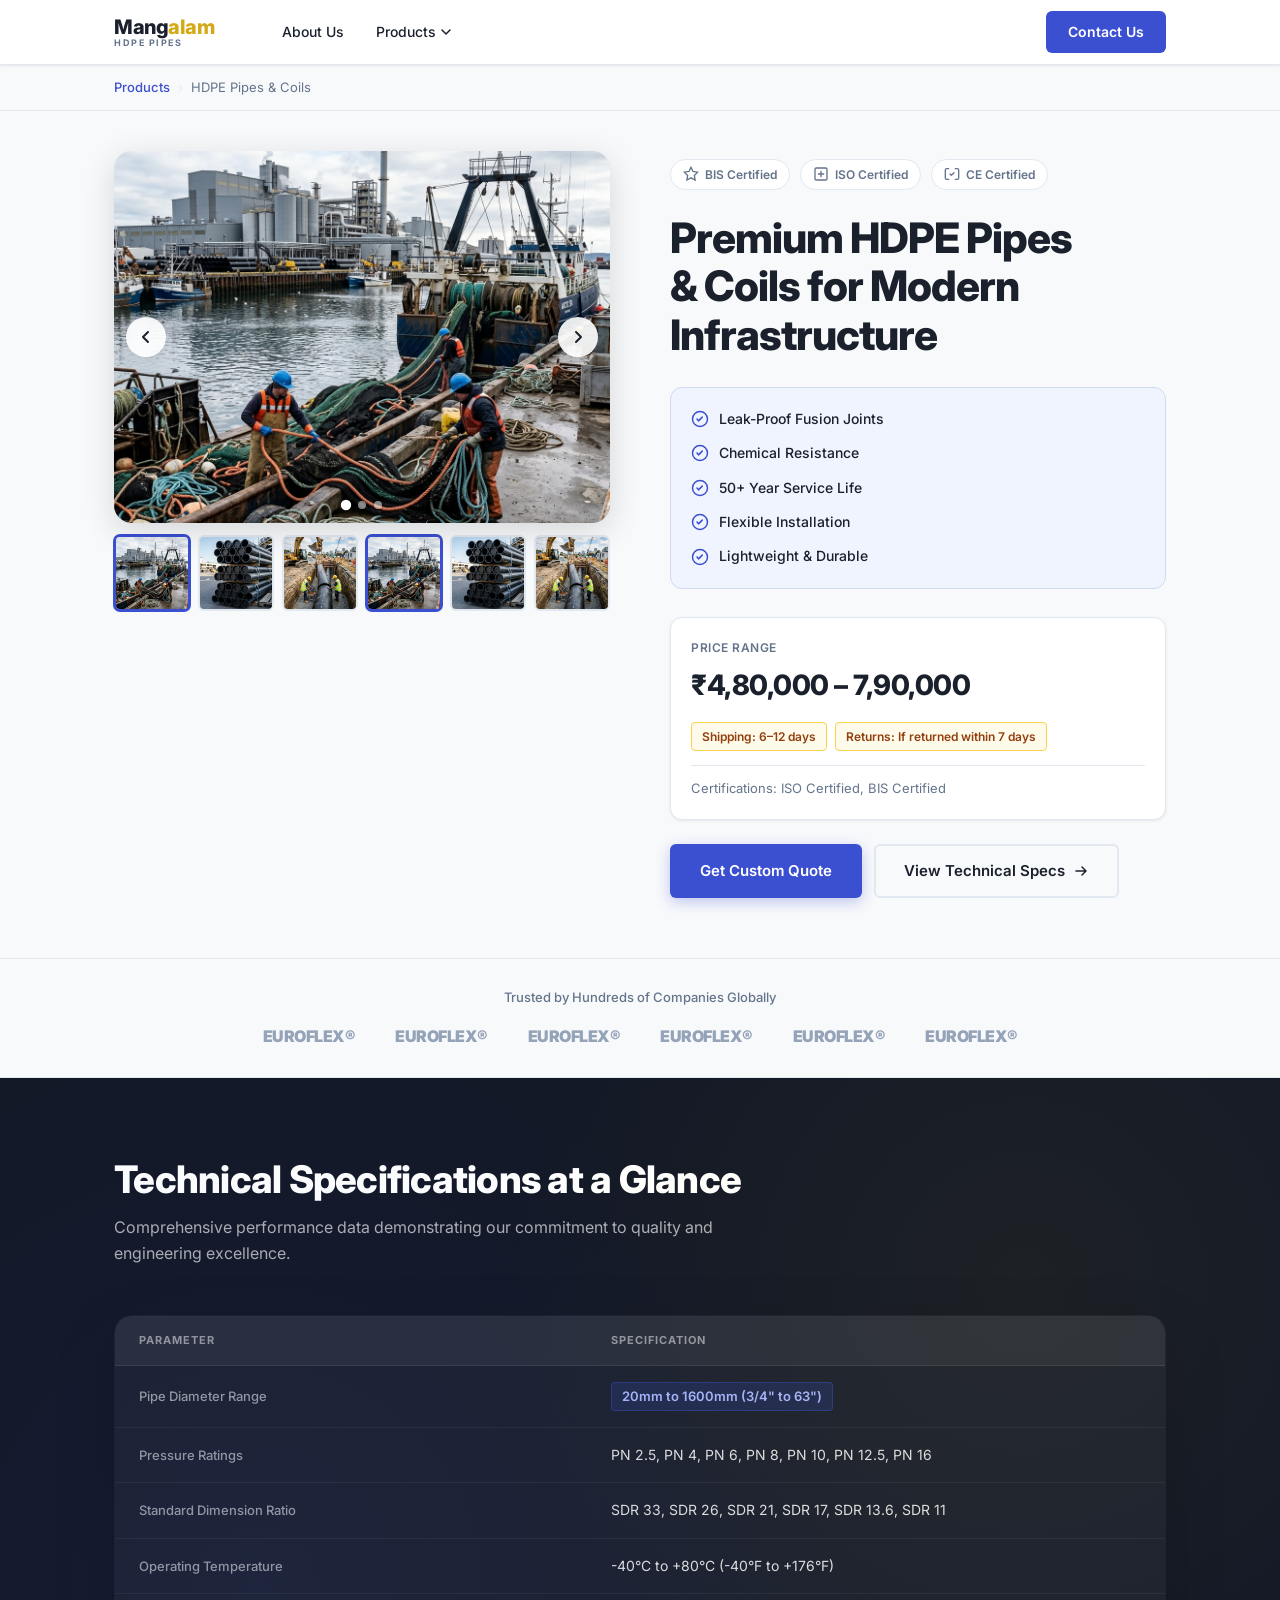
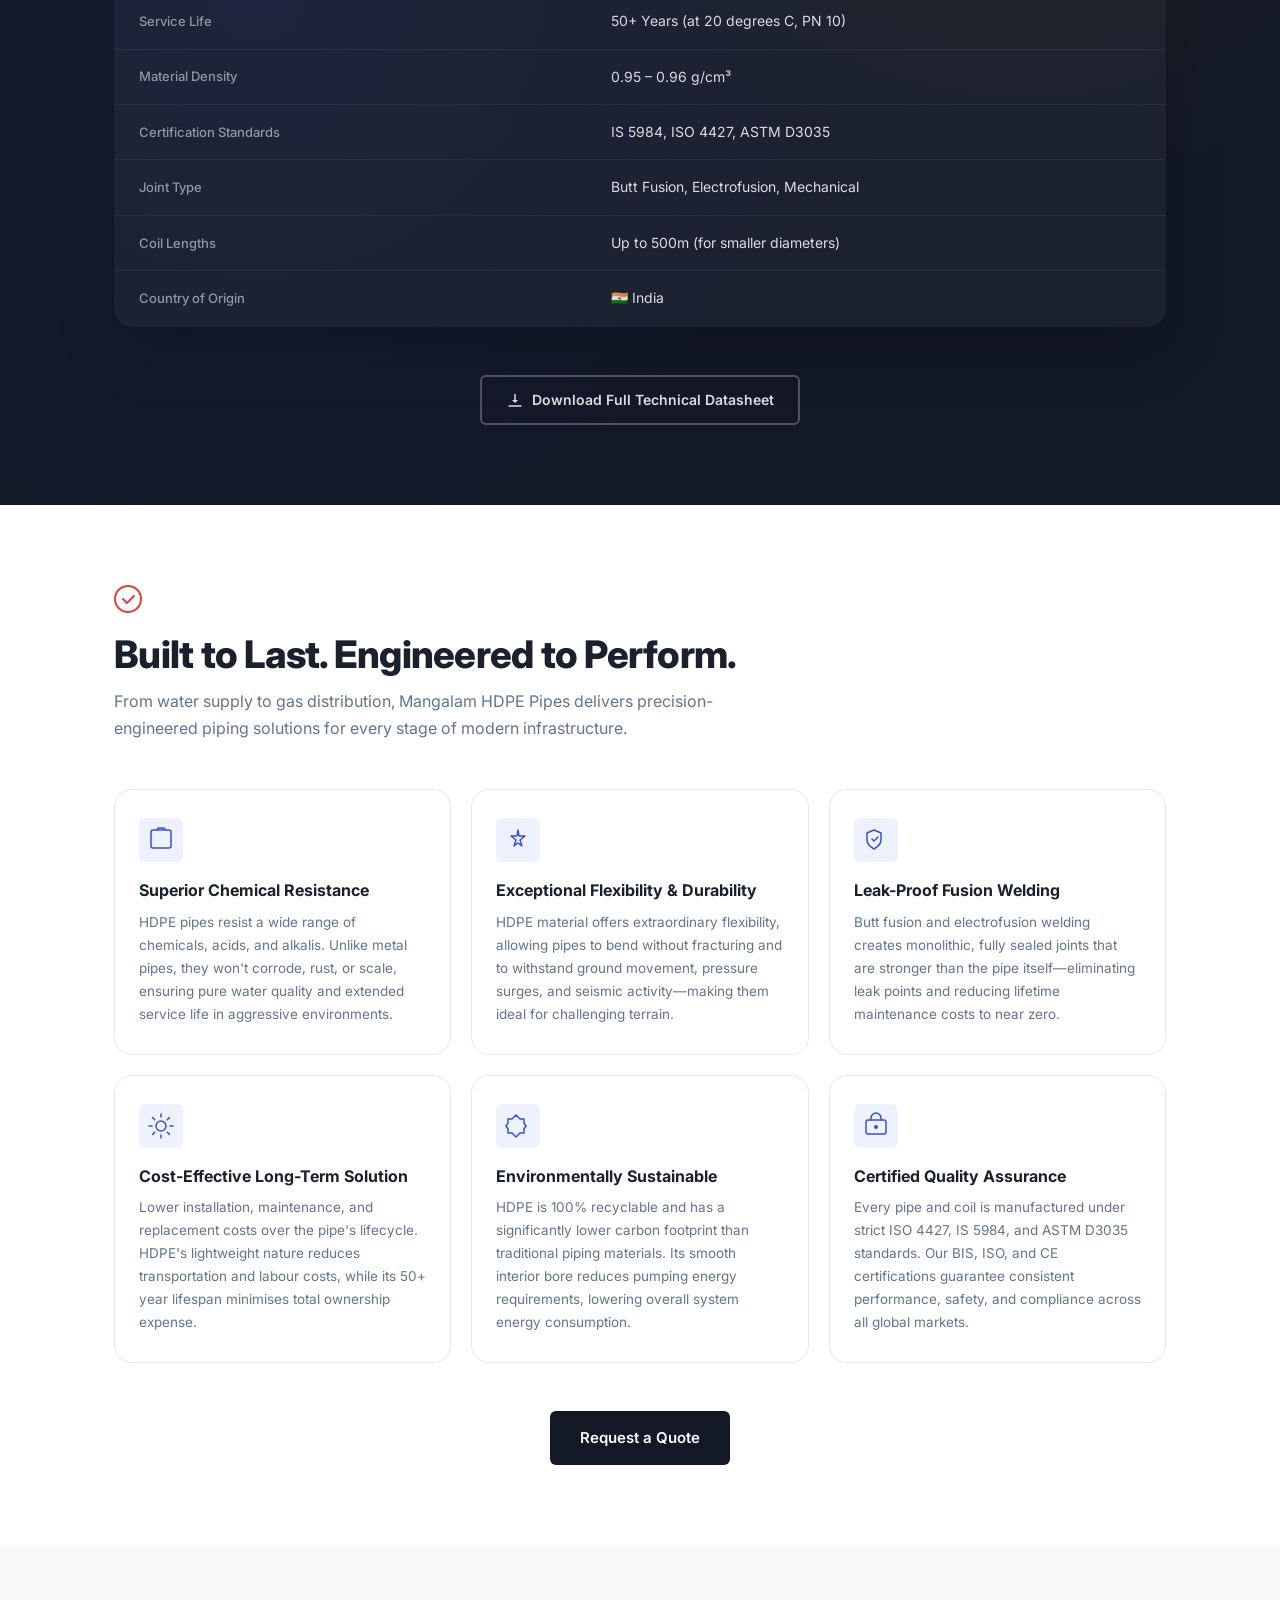
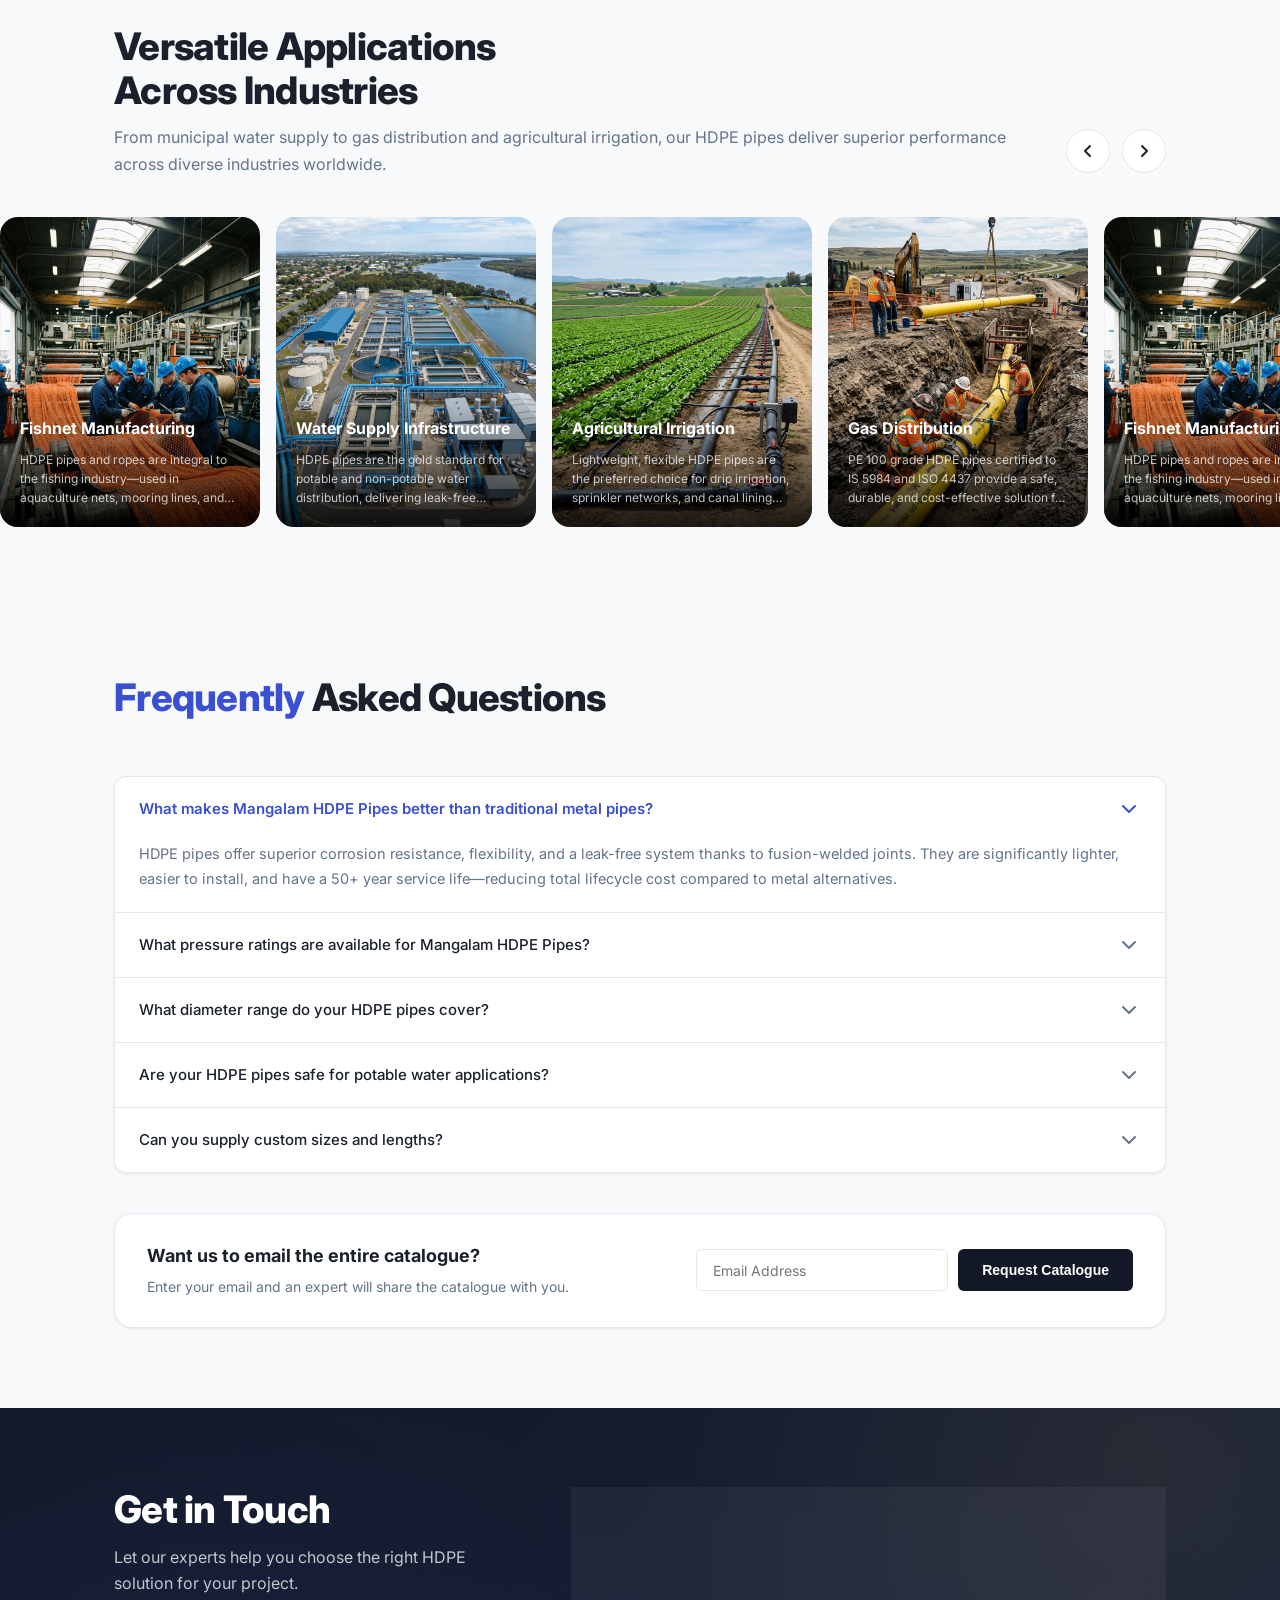
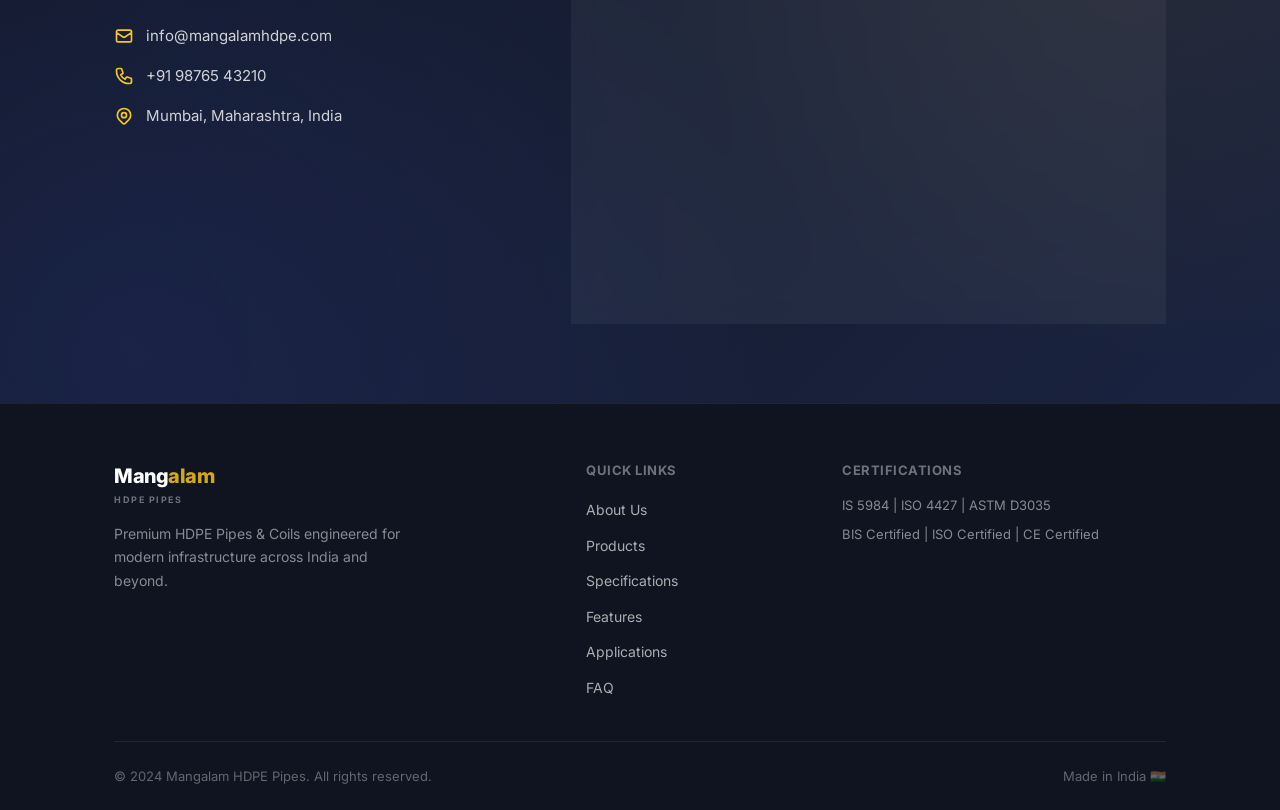
<file: mangalam-hdpe/index.html>
<!DOCTYPE html>
<html lang="en">
<head>
  <meta charset="UTF-8" />
  <meta name="viewport" content="width=device-width, initial-scale=1.0" />
  <meta name="description" content="Mangalam HDPE Pipes & Coils – Premium High-Density Polyethylene pipes engineered for superior performance in water supply, gas distribution, agriculture, and industrial applications. BIS, ISO & CE Certified." />
  <title>Mangalam HDPE Pipes – Premium HDPE Pipes & Coils for Modern Infrastructure</title>

  <!-- Google Fonts -->
  <link rel="preconnect" href="https://fonts.googleapis.com" />
  <link rel="preconnect" href="https://fonts.gstatic.com" crossorigin />
  <link href="https://fonts.googleapis.com/css2?family=Inter:wght@300;400;500;600;700;800;900&display=swap" rel="stylesheet" />

  <link rel="stylesheet" href="styles.css" />
</head>
<body>

  <!-- =============================================
       STICKY HEADER (appears after first fold scroll)
       ============================================= -->
  <header id="sticky-header" class="sticky-header" role="banner" aria-label="Sticky site header">
    <div class="sticky-header__inner">
      <a href="#" class="sticky-logo" aria-label="Mangalam HDPE Pipes home">
        <span class="logo-brand">Mang<span class="logo-accent">alam</span></span>
        <span class="logo-sub">HDPE&nbsp;PIPES</span>
      </a>
      <nav class="sticky-nav" aria-label="Sticky navigation">
        <a href="about.html" class="sticky-nav__link">About Us</a>
        <div class="sticky-nav__dropdown">
          <a href="#products" class="sticky-nav__link">Products <svg width="12" height="12" viewBox="0 0 12 12" fill="none" aria-hidden="true"><path d="M2 4l4 4 4-4" stroke="currentColor" stroke-width="1.5" stroke-linecap="round" stroke-linejoin="round"/></svg></a>
        </div>
        <a href="#contact" class="sticky-nav__cta" id="sticky-contact-btn">Contact Us</a>
      </nav>
    </div>
  </header>

  <!-- =============================================
       MAIN NAVIGATION (always visible at top)
       ============================================= -->
  <nav class="main-nav" id="main-nav" aria-label="Main navigation">
    <div class="main-nav__inner">
      <a href="#" class="main-logo" aria-label="Mangalam HDPE Pipes home">
        <div class="main-logo__mark" aria-hidden="true">
          <span class="logo-brand">Mang<span class="logo-accent">alam</span></span>
          <span class="logo-sub">HDPE&nbsp;PIPES</span>
        </div>
      </a>
      <ul class="main-nav__links" role="list">
        <li><a href="about.html" class="nav-link">About Us</a></li>
        <li class="nav-dropdown">
          <a href="#products" class="nav-link nav-link--dropdown">Products
            <svg width="12" height="12" viewBox="0 0 12 12" fill="none" aria-hidden="true"><path d="M2 4l4 4 4-4" stroke="currentColor" stroke-width="1.5" stroke-linecap="round" stroke-linejoin="round"/></svg>
          </a>
        </li>
      </ul>
      <a href="#contact" class="main-nav__cta" id="main-contact-btn">Contact Us</a>
    </div>
  </nav>

  <!-- =============================================
       HERO / PRODUCT SECTION
       ============================================= -->
  <main id="main-content">
    <!-- Breadcrumb -->
    <section class="breadcrumb-section" aria-label="Breadcrumb navigation">
      <div class="container">
        <ol class="breadcrumb" role="list">
          <li><a href="#" class="breadcrumb__link">Products</a></li>
          <li aria-current="page">HDPE Pipes & Coils</li>
        </ol>
      </div>
    </section>

    <!-- ── Product Hero ── -->

    <section class="product-hero" id="products" aria-labelledby="product-title">
      <div class="container product-hero__grid">

        <!-- LEFT: Image Carousel -->
        <aside class="carousel-wrapper" aria-label="Product image carousel">
          <!-- Main Carousel Display -->
          <div class="carousel" id="main-carousel" role="region" aria-label="Product images" aria-live="polite">
            <div class="carousel__track" id="carousel-track">
              <div class="carousel__slide active" data-index="0" role="img" aria-label="Workers handling industrial nets - application showcase">
                <img src="assets/hero1.png" alt="Industrial workers with fishing nets, showcasing HDPE rope and net applications" class="carousel__img" loading="eager" />
                <!-- Zoom Preview on Hover -->
                <div class="zoom-preview" id="zoom-preview-0" aria-hidden="true">
                  <div class="zoom-preview__inner">
                    <img src="assets/hero1.png" alt="Zoomed view: industrial workers with nets" class="zoom-preview__img" />
                  </div>
                  <span class="zoom-preview__label">Zoom Preview</span>
                </div>
              </div>
              <div class="carousel__slide" data-index="1" role="img" aria-label="Stacked HDPE pipes in manufacturing yard">
                <img src="assets/hero2.png" alt="Black HDPE pipes stacked at manufacturing yard" class="carousel__img" loading="lazy" />
                <div class="zoom-preview" id="zoom-preview-1" aria-hidden="true">
                  <div class="zoom-preview__inner">
                    <img src="assets/hero2.png" alt="Zoomed view: HDPE pipe stack" class="zoom-preview__img" />
                  </div>
                  <span class="zoom-preview__label">Zoom Preview</span>
                </div>
              </div>
              <div class="carousel__slide" data-index="2" role="img" aria-label="HDPE pipe installation in trench">
                <img src="assets/hero3.png" alt="Construction workers installing HDPE pipes underground" class="carousel__img" loading="lazy" />
                <div class="zoom-preview" id="zoom-preview-2" aria-hidden="true">
                  <div class="zoom-preview__inner">
                    <img src="assets/hero3.png" alt="Zoomed view: pipe installation" class="zoom-preview__img" />
                  </div>
                  <span class="zoom-preview__label">Zoom Preview</span>
                </div>
              </div>
            </div>

            <!-- Carousel Navigation Arrows -->
            <button class="carousel__btn carousel__btn--prev" id="carousel-prev" aria-label="Previous image">
              <svg width="20" height="20" viewBox="0 0 20 20" fill="none" aria-hidden="true"><path d="M12 15L7 10l5-5" stroke="currentColor" stroke-width="2" stroke-linecap="round" stroke-linejoin="round"/></svg>
            </button>
            <button class="carousel__btn carousel__btn--next" id="carousel-next" aria-label="Next image">
              <svg width="20" height="20" viewBox="0 0 20 20" fill="none" aria-hidden="true"><path d="M8 5l5 5-5 5" stroke="currentColor" stroke-width="2" stroke-linecap="round" stroke-linejoin="round"/></svg>
            </button>

            <!-- Carousel Dots -->
            <div class="carousel__dots" role="tablist" aria-label="Image navigation dots">
              <button class="carousel__dot active" role="tab" aria-selected="true" aria-label="Show image 1" data-dot="0"></button>
              <button class="carousel__dot" role="tab" aria-selected="false" aria-label="Show image 2" data-dot="1"></button>
              <button class="carousel__dot" role="tab" aria-selected="false" aria-label="Show image 3" data-dot="2"></button>
            </div>
          </div>

          <!-- Thumbnail Strip -->
          <div class="thumbnail-strip" id="thumbnail-strip" role="list" aria-label="Product image thumbnails">
            <button class="thumbnail active" data-thumb="0" role="listitem" aria-label="View image 1" aria-pressed="true">
              <img src="assets/hero1.png" alt="Thumbnail 1: industrial nets application" class="thumbnail__img" />
            </button>
            <button class="thumbnail" data-thumb="1" role="listitem" aria-label="View image 2" aria-pressed="false">
              <img src="assets/hero2.png" alt="Thumbnail 2: stacked HDPE pipes" class="thumbnail__img" />
            </button>
            <button class="thumbnail" data-thumb="2" role="listitem" aria-label="View image 3" aria-pressed="false">
              <img src="assets/hero3.png" alt="Thumbnail 3: pipeline installation" class="thumbnail__img" />
            </button>
            <button class="thumbnail" data-thumb="0" role="listitem" aria-label="View image 1 (repeat)" aria-pressed="false">
              <img src="assets/hero1.png" alt="Thumbnail 4: application view" class="thumbnail__img" />
            </button>
            <button class="thumbnail" data-thumb="1" role="listitem" aria-label="View image 2 (repeat)" aria-pressed="false">
              <img src="assets/hero2.png" alt="Thumbnail 5: pipes yard" class="thumbnail__img" />
            </button>
            <button class="thumbnail" data-thumb="2" role="listitem" aria-label="View image 3 (repeat)" aria-pressed="false">
              <img src="assets/hero3.png" alt="Thumbnail 6: installation view" class="thumbnail__img" />
            </button>
          </div>
        </aside>

        <!-- RIGHT: Product Info -->
        <div class="product-info">
          <!-- Trust badges -->
          <div class="trust-badges" aria-label="Certifications">
            <span class="badge">
              <svg width="16" height="16" viewBox="0 0 24 24" fill="none" aria-hidden="true"><path d="M12 2L15.09 8.26L22 9.27L17 14.14L18.18 21.02L12 17.77L5.82 21.02L7 14.14L2 9.27L8.91 8.26L12 2Z" stroke="currentColor" stroke-width="2" fill="none"/></svg>
              BIS Certified
            </span>
            <span class="badge">
              <svg width="16" height="16" viewBox="0 0 24 24" fill="none" aria-hidden="true"><rect x="3" y="3" width="18" height="18" rx="2" stroke="currentColor" stroke-width="2"/><path d="M8 12h8M12 8v8" stroke="currentColor" stroke-width="2" stroke-linecap="round"/></svg>
              ISO Certified
            </span>
            <span class="badge">
              <svg width="16" height="16" viewBox="0 0 24 24" fill="none" aria-hidden="true"><path d="M9 12l2 2 4-4M7 20H4a2 2 0 01-2-2V6a2 2 0 012-2h3m10 0h3a2 2 0 012 2v12a2 2 0 01-2 2h-3" stroke="currentColor" stroke-width="2" stroke-linecap="round" stroke-linejoin="round"/></svg>
              CE Certified
            </span>
          </div>

          <h1 class="product-title" id="product-title">Premium HDPE Pipes<br />&amp; Coils for Modern<br />Infrastructure</h1>

          <!-- Key Features -->
          <ul class="feature-list" aria-label="Key product features">
            <li class="feature-list__item">
              <svg class="feature-list__icon" width="18" height="18" viewBox="0 0 24 24" fill="none" aria-hidden="true"><circle cx="12" cy="12" r="10" stroke="currentColor" stroke-width="2"/><path d="M8 12l2 2.5 5-5" stroke="currentColor" stroke-width="2" stroke-linecap="round" stroke-linejoin="round"/></svg>
              Leak-Proof Fusion Joints
            </li>
            <li class="feature-list__item">
              <svg class="feature-list__icon" width="18" height="18" viewBox="0 0 24 24" fill="none" aria-hidden="true"><circle cx="12" cy="12" r="10" stroke="currentColor" stroke-width="2"/><path d="M8 12l2 2.5 5-5" stroke="currentColor" stroke-width="2" stroke-linecap="round" stroke-linejoin="round"/></svg>
              Chemical Resistance
            </li>
            <li class="feature-list__item">
              <svg class="feature-list__icon" width="18" height="18" viewBox="0 0 24 24" fill="none" aria-hidden="true"><circle cx="12" cy="12" r="10" stroke="currentColor" stroke-width="2"/><path d="M8 12l2 2.5 5-5" stroke="currentColor" stroke-width="2" stroke-linecap="round" stroke-linejoin="round"/></svg>
              50+ Year Service Life
            </li>
            <li class="feature-list__item">
              <svg class="feature-list__icon" width="18" height="18" viewBox="0 0 24 24" fill="none" aria-hidden="true"><circle cx="12" cy="12" r="10" stroke="currentColor" stroke-width="2"/><path d="M8 12l2 2.5 5-5" stroke="currentColor" stroke-width="2" stroke-linecap="round" stroke-linejoin="round"/></svg>
              Flexible Installation
            </li>
            <li class="feature-list__item">
              <svg class="feature-list__icon" width="18" height="18" viewBox="0 0 24 24" fill="none" aria-hidden="true"><circle cx="12" cy="12" r="10" stroke="currentColor" stroke-width="2"/><path d="M8 12l2 2.5 5-5" stroke="currentColor" stroke-width="2" stroke-linecap="round" stroke-linejoin="round"/></svg>
              Lightweight &amp; Durable
            </li>
          </ul>

          <!-- Price Range Box -->
          <div class="price-box" aria-label="Price range information">
            <p class="price-box__label">Price Range</p>
            <p class="price-box__value">₹4,80,000 – 7,90,000</p>
            <div class="price-box__tags">
              <span class="price-tag price-tag--yellow">Shipping: 6–12 days</span>
              <span class="price-tag price-tag--yellow">Returns: If returned within 7 days</span>
            </div>
            <p class="price-box__cert">Certifications: ISO Certified, BIS Certified</p>
          </div>

          <!-- CTA Buttons -->
          <div class="cta-group" aria-label="Product actions">
            <a href="#contact" class="btn btn--primary" id="get-quote-btn">Get Custom Quote</a>
            <a href="#specs" class="btn btn--outline" id="view-specs-btn">
              View Technical Specs
              <svg width="16" height="16" viewBox="0 0 16 16" fill="none" aria-hidden="true"><path d="M3 8h10M9 4l4 4-4 4" stroke="currentColor" stroke-width="1.5" stroke-linecap="round" stroke-linejoin="round"/></svg>
            </a>
          </div>
        </div>
      </div>
    </section>

    <!-- Trust bar -->
    <div class="trust-bar" aria-label="Trusted clients">
      <div class="container">
        <p class="trust-bar__label">Trusted by Hundreds of Companies Globally</p>
        <div class="trust-bar__logos" aria-label="Client logos">
          <span class="trust-logo">EUROFLEX®</span>
          <span class="trust-logo">EUROFLEX®</span>
          <span class="trust-logo">EUROFLEX®</span>
          <span class="trust-logo">EUROFLEX®</span>
          <span class="trust-logo">EUROFLEX®</span>
          <span class="trust-logo">EUROFLEX®</span>
        </div>
      </div>
    </div>

    <!-- =============================================
         TECHNICAL SPECIFICATIONS
         ============================================= -->
    <section class="specs-section" id="specs" aria-labelledby="specs-heading">
      <div class="container">
        <div class="section-header">
          <h2 class="section-title" id="specs-heading">Technical Specifications at a Glance</h2>
          <p class="section-subtitle">Comprehensive performance data demonstrating our commitment to quality and engineering excellence.</p>
        </div>

        <div class="specs-table-wrapper" role="region" aria-label="Technical specifications table" tabindex="0">
          <table class="specs-table" aria-describedby="specs-heading">
            <thead>
              <tr>
                <th scope="col">Parameter</th>
                <th scope="col">Specification</th>
              </tr>
            </thead>
            <tbody>
              <tr>
                <td>Pipe Diameter Range</td>
                <td><span class="spec-highlight">20mm to 1600mm (3/4" to 63")</span></td>
              </tr>
              <tr>
                <td>Pressure Ratings</td>
                <td>PN 2.5, PN 4, PN 6, PN 8, PN 10, PN 12.5, PN 16</td>
              </tr>
              <tr>
                <td>Standard Dimension Ratio</td>
                <td>SDR 33, SDR 26, SDR 21, SDR 17, SDR 13.6, SDR 11</td>
              </tr>
              <tr>
                <td>Operating Temperature</td>
                <td>-40°C to +80°C (-40°F to +176°F)</td>
              </tr>
              <tr>
                <td>Service Life</td>
                <td>50+ Years (at 20 degrees C, PN 10)</td>
              </tr>
              <tr>
                <td>Material Density</td>
                <td>0.95 – 0.96 g/cm³</td>
              </tr>
              <tr>
                <td>Certification Standards</td>
                <td>IS 5984, ISO 4427, ASTM D3035</td>
              </tr>
              <tr>
                <td>Joint Type</td>
                <td>Butt Fusion, Electrofusion, Mechanical</td>
              </tr>
              <tr>
                <td>Coil Lengths</td>
                <td>Up to 500m (for smaller diameters)</td>
              </tr>
              <tr>
                <td>Country of Origin</td>
                <td>🇮🇳 India</td>
              </tr>
            </tbody>
          </table>
        </div>

        <div class="section-cta-center">
          <a href="#" class="btn btn--outline btn--icon" id="download-datasheet-btn" download aria-label="Download Full Technical Datasheet">
            <svg width="18" height="18" viewBox="0 0 24 24" fill="none" aria-hidden="true"><path d="M12 16l-4-4h3V4h2v8h3l-4 4z" fill="currentColor"/><path d="M4 20h16" stroke="currentColor" stroke-width="2" stroke-linecap="round"/></svg>
            Download Full Technical Datasheet
          </a>
        </div>
      </div>
    </section>

    <!-- =============================================
         FEATURES / BENEFITS CARDS
         ============================================= -->
    <section class="features-section" id="features" aria-labelledby="features-heading">
      <div class="container">
        <div class="section-header section-header--light">
          <div class="section-header__icon" aria-hidden="true">
            <svg width="28" height="28" viewBox="0 0 28 28" fill="none"><circle cx="14" cy="14" r="13" stroke="#E53E3E" stroke-width="2"/><path d="M9 14l4 4 7-7" stroke="#E53E3E" stroke-width="2" stroke-linecap="round" stroke-linejoin="round"/></svg>
          </div>
          <h2 class="section-title section-title--dark" id="features-heading">Built to Last. Engineered to Perform.</h2>
          <p class="section-subtitle section-subtitle--dark">From water supply to gas distribution, Mangalam HDPE Pipes delivers precision-engineered piping solutions for every stage of modern infrastructure.</p>
        </div>

        <div class="features-grid" role="list">
          <article class="feature-card" role="listitem">
            <div class="feature-card__icon" aria-hidden="true">
              <svg width="28" height="28" viewBox="0 0 28 28" fill="none"><path d="M10 4H6a2 2 0 00-2 2v14a2 2 0 002 2h16a2 2 0 002-2V6a2 2 0 00-2-2h-4M10 4h8M10 4a2 2 0 012-2h4a2 2 0 012 2" stroke="#3B4FD1" stroke-width="1.5" stroke-linecap="round" stroke-linejoin="round"/></svg>
            </div>
            <h3 class="feature-card__title">Superior Chemical Resistance</h3>
            <p class="feature-card__body">HDPE pipes resist a wide range of chemicals, acids, and alkalis. Unlike metal pipes, they won't corrode, rust, or scale, ensuring pure water quality and extended service life in aggressive environments.</p>
          </article>

          <article class="feature-card" role="listitem">
            <div class="feature-card__icon" aria-hidden="true">
              <svg width="28" height="28" viewBox="0 0 28 28" fill="none"><path d="M14 4l1 6h6l-5 4 2 6-4-3-4 3 2-6-5-4h6z" stroke="#3B4FD1" stroke-width="1.5" stroke-linecap="round" stroke-linejoin="round"/></svg>
            </div>
            <h3 class="feature-card__title">Exceptional Flexibility &amp; Durability</h3>
            <p class="feature-card__body">HDPE material offers extraordinary flexibility, allowing pipes to bend without fracturing and to withstand ground movement, pressure surges, and seismic activity—making them ideal for challenging terrain.</p>
          </article>

          <article class="feature-card" role="listitem">
            <div class="feature-card__icon" aria-hidden="true">
              <svg width="28" height="28" viewBox="0 0 28 28" fill="none"><path d="M5 7l7-3 7 3v7c0 5-7 9-7 9S5 19 5 14V7z" stroke="#3B4FD1" stroke-width="1.5" stroke-linecap="round" stroke-linejoin="round"/><path d="M10 13l2 2 4-4" stroke="#3B4FD1" stroke-width="1.5" stroke-linecap="round" stroke-linejoin="round"/></svg>
            </div>
            <h3 class="feature-card__title">Leak-Proof Fusion Welding</h3>
            <p class="feature-card__body">Butt fusion and electrofusion welding creates monolithic, fully sealed joints that are stronger than the pipe itself—eliminating leak points and reducing lifetime maintenance costs to near zero.</p>
          </article>

          <article class="feature-card" role="listitem">
            <div class="feature-card__icon" aria-hidden="true">
              <svg width="28" height="28" viewBox="0 0 28 28" fill="none"><circle cx="14" cy="14" r="5" stroke="#3B4FD1" stroke-width="1.5"/><path d="M14 2v3M14 23v3M2 14h3M23 14h3M5.64 5.64l2.12 2.12M20.24 20.24l2.12 2.12M5.64 22.36l2.12-2.12M20.24 7.76l2.12-2.12" stroke="#3B4FD1" stroke-width="1.5" stroke-linecap="round"/></svg>
            </div>
            <h3 class="feature-card__title">Cost-Effective Long-Term Solution</h3>
            <p class="feature-card__body">Lower installation, maintenance, and replacement costs over the pipe's lifecycle. HDPE's lightweight nature reduces transportation and labour costs, while its 50+ year lifespan minimises total ownership expense.</p>
          </article>

          <article class="feature-card" role="listitem">
            <div class="feature-card__icon" aria-hidden="true">
              <svg width="28" height="28" viewBox="0 0 28 28" fill="none"><path d="M12 3L8 7H4v4l-2 3 2 3v4h4l4 4 4-4h4v-4l2-3-2-3V7h-4l-4-4z" stroke="#3B4FD1" stroke-width="1.5" stroke-linecap="round" stroke-linejoin="round"/></svg>
            </div>
            <h3 class="feature-card__title">Environmentally Sustainable</h3>
            <p class="feature-card__body">HDPE is 100% recyclable and has a significantly lower carbon footprint than traditional piping materials. Its smooth interior bore reduces pumping energy requirements, lowering overall system energy consumption.</p>
          </article>

          <article class="feature-card" role="listitem">
            <div class="feature-card__icon" aria-hidden="true">
              <svg width="28" height="28" viewBox="0 0 28 28" fill="none"><rect x="4" y="8" width="20" height="14" rx="2" stroke="#3B4FD1" stroke-width="1.5"/><path d="M9 8V6a5 5 0 0110 0v2" stroke="#3B4FD1" stroke-width="1.5" stroke-linecap="round"/><circle cx="14" cy="15" r="2" fill="#3B4FD1"/></svg>
            </div>
            <h3 class="feature-card__title">Certified Quality Assurance</h3>
            <p class="feature-card__body">Every pipe and coil is manufactured under strict ISO 4427, IS 5984, and ASTM D3035 standards. Our BIS, ISO, and CE certifications guarantee consistent performance, safety, and compliance across all global markets.</p>
          </article>
        </div>

        <div class="section-cta-center">
          <a href="#contact" class="btn btn--navy" id="request-quote-btn">Request a Quote</a>
        </div>
      </div>
    </section>

    <!-- =============================================
         APPLICATIONS CAROUSEL (with zoom on hover)
         ============================================= -->
    <section class="applications-section" id="applications" aria-labelledby="applications-heading">
      <div class="container">
        <div class="applications-header">
          <div class="applications-header__text">
            <h2 class="section-title section-title--dark" id="applications-heading">Versatile Applications<br/>Across Industries</h2>
            <p class="section-subtitle section-subtitle--dark">From municipal water supply to gas distribution and agricultural irrigation, our HDPE pipes deliver superior performance across diverse industries worldwide.</p>
          </div>
          <div class="applications-header__controls" aria-label="Carousel navigation controls">
            <button class="app-nav" id="app-prev" aria-label="Previous application">
              <svg width="20" height="20" viewBox="0 0 20 20" fill="none" aria-hidden="true"><path d="M12 15L7 10l5-5" stroke="currentColor" stroke-width="2" stroke-linecap="round" stroke-linejoin="round"/></svg>
            </button>
            <button class="app-nav" id="app-next" aria-label="Next application">
              <svg width="20" height="20" viewBox="0 0 20 20" fill="none" aria-hidden="true"><path d="M8 5l5 5-5 5" stroke="currentColor" stroke-width="2" stroke-linecap="round" stroke-linejoin="round"/></svg>
            </button>
          </div>
        </div>
      </div>

      <!-- Full-width scrollable strip (overflow visible) -->
      <div class="applications-track-wrapper" role="region" aria-label="Applications image carousel">
        <div class="applications-track" id="applications-track">
          <div class="app-card" aria-label="Fishnet Manufacturing application">
            <img src="assets/app_fishnet.png" alt="Workers in blue hard hats manufacturing fishnets in an industrial facility" class="app-card__img" loading="lazy" />
            <div class="app-card__overlay">
              <h3 class="app-card__title">Fishnet Manufacturing</h3>
              <p class="app-card__body">HDPE pipes and ropes are integral to the fishing industry—used in aquaculture nets, mooring lines, and offshore cage systems that demand chemical and UV resistance.</p>
            </div>
            <!-- Zoom preview for application card -->
            <div class="app-zoom-preview" aria-hidden="true">
              <img src="assets/app_fishnet.png" alt="Zoomed: fishnet manufacturing" class="app-zoom-preview__img" />
            </div>
          </div>

          <div class="app-card" aria-label="Water Supply Infrastructure application">
            <img src="assets/app_water.png" alt="Aerial view of water treatment plant with blue HDPE pipes" class="app-card__img" loading="lazy" />
            <div class="app-card__overlay">
              <h3 class="app-card__title">Water Supply Infrastructure</h3>
              <p class="app-card__body">HDPE pipes are the gold standard for potable and non-potable water distribution, delivering leak-free performance for municipal networks and industrial utility systems.</p>
            </div>
            <div class="app-zoom-preview" aria-hidden="true">
              <img src="assets/app_water.png" alt="Zoomed: water treatment plant" class="app-zoom-preview__img" />
            </div>
          </div>

          <div class="app-card" aria-label="Agricultural Irrigation application">
            <img src="assets/app_agriculture.png" alt="HDPE drip irrigation system in green farm fields" class="app-card__img" loading="lazy" />
            <div class="app-card__overlay">
              <h3 class="app-card__title">Agricultural Irrigation</h3>
              <p class="app-card__body">Lightweight, flexible HDPE pipes are the preferred choice for drip irrigation, sprinkler networks, and canal lining—ensuring reliable water delivery across large farmlands.</p>
            </div>
            <div class="app-zoom-preview" aria-hidden="true">
              <img src="assets/app_agriculture.png" alt="Zoomed: agricultural irrigation" class="app-zoom-preview__img" />
            </div>
          </div>

          <div class="app-card" aria-label="Gas Distribution application">
            <img src="assets/app_gas.png" alt="Workers installing yellow gas pipeline in trench" class="app-card__img" loading="lazy" />
            <div class="app-card__overlay">
              <h3 class="app-card__title">Gas Distribution</h3>
              <p class="app-card__body">PE 100 grade HDPE pipes certified to IS 5984 and ISO 4437 provide a safe, durable, and cost-effective solution for underground gas distribution networks.</p>
            </div>
            <div class="app-zoom-preview" aria-hidden="true">
              <img src="assets/app_gas.png" alt="Zoomed: gas distribution" class="app-zoom-preview__img" />
            </div>
          </div>

          <!-- Repeat for carousel loop effect -->
          <div class="app-card" aria-label="Fishnet Manufacturing application (2)">
            <img src="assets/app_fishnet.png" alt="Workers in blue hard hats manufacturing fishnets" class="app-card__img" loading="lazy" />
            <div class="app-card__overlay">
              <h3 class="app-card__title">Fishnet Manufacturing</h3>
              <p class="app-card__body">HDPE pipes and ropes are integral to the fishing industry—used in aquaculture nets, mooring lines, and offshore cage systems that demand chemical and UV resistance.</p>
            </div>
            <div class="app-zoom-preview" aria-hidden="true">
              <img src="assets/app_fishnet.png" alt="Zoomed: fishnet manufacturing" class="app-zoom-preview__img" />
            </div>
          </div>
        </div>
      </div>
    </section>

    <!-- =============================================
         FAQ SECTION
         ============================================= -->
    <section class="faq-section" id="faq" aria-labelledby="faq-heading">
      <div class="container">
        <div class="section-header">
          <h2 class="faq-title" id="faq-heading">
            <span class="faq-title__highlight">Frequently</span> Asked Questions
          </h2>
        </div>

        <div class="faq-list" role="list">
          <div class="faq-item" role="listitem">
            <button class="faq-question" id="faq-q1" aria-expanded="true" aria-controls="faq-a1">
              What makes Mangalam HDPE Pipes better than traditional metal pipes?
              <svg class="faq-icon" width="24" height="24" viewBox="0 0 24 24" fill="none" aria-hidden="true"><path d="M18 15l-6-6-6 6" stroke="currentColor" stroke-width="2" stroke-linecap="round" stroke-linejoin="round"/></svg>
            </button>
            <div class="faq-answer" id="faq-a1" role="region" aria-labelledby="faq-q1">
              <p>HDPE pipes offer superior corrosion resistance, flexibility, and a leak-free system thanks to fusion-welded joints. They are significantly lighter, easier to install, and have a 50+ year service life—reducing total lifecycle cost compared to metal alternatives.</p>
            </div>
          </div>

          <div class="faq-item" role="listitem">
            <button class="faq-question" id="faq-q2" aria-expanded="false" aria-controls="faq-a2">
              What pressure ratings are available for Mangalam HDPE Pipes?
              <svg class="faq-icon" width="24" height="24" viewBox="0 0 24 24" fill="none" aria-hidden="true"><path d="M6 9l6 6 6-6" stroke="currentColor" stroke-width="2" stroke-linecap="round" stroke-linejoin="round"/></svg>
            </button>
            <div class="faq-answer faq-answer--hidden" id="faq-a2" role="region" aria-labelledby="faq-q2">
              <p>Our pipes are available in pressure classes from PN 2.5 to PN 16, covering SDR 33 through SDR 11. This range accommodates low-pressure drainage systems up to high-pressure potable water and gas distribution networks.</p>
            </div>
          </div>

          <div class="faq-item" role="listitem">
            <button class="faq-question" id="faq-q3" aria-expanded="false" aria-controls="faq-a3">
              What diameter range do your HDPE pipes cover?
              <svg class="faq-icon" width="24" height="24" viewBox="0 0 24 24" fill="none" aria-hidden="true"><path d="M6 9l6 6 6-6" stroke="currentColor" stroke-width="2" stroke-linecap="round" stroke-linejoin="round"/></svg>
            </button>
            <div class="faq-answer faq-answer--hidden" id="faq-a3" role="region" aria-labelledby="faq-q3">
              <p>Mangalam HDPE Pipes are manufactured in diameters ranging from 20mm (3/4") to 1600mm (63"), catering to everything from residential plumbing and drip irrigation to large-scale municipal and industrial pipelines.</p>
            </div>
          </div>

          <div class="faq-item" role="listitem">
            <button class="faq-question" id="faq-q4" aria-expanded="false" aria-controls="faq-a4">
              Are your HDPE pipes safe for potable water applications?
              <svg class="faq-icon" width="24" height="24" viewBox="0 0 24 24" fill="none" aria-hidden="true"><path d="M6 9l6 6 6-6" stroke="currentColor" stroke-width="2" stroke-linecap="round" stroke-linejoin="round"/></svg>
            </button>
            <div class="faq-answer faq-answer--hidden" id="faq-a4" role="region" aria-labelledby="faq-q4">
              <p>Yes. All Mangalam HDPE Pipes for potable water are manufactured in compliance with IS 5984 and ISO 4427 standards. The material is non-toxic, does not impart taste or odour, and does not support biological growth, making it ideal for drinking water networks.</p>
            </div>
          </div>

          <div class="faq-item" role="listitem">
            <button class="faq-question" id="faq-q5" aria-expanded="false" aria-controls="faq-a5">
              Can you supply custom sizes and lengths?
              <svg class="faq-icon" width="24" height="24" viewBox="0 0 24 24" fill="none" aria-hidden="true"><path d="M6 9l6 6 6-6" stroke="currentColor" stroke-width="2" stroke-linecap="round" stroke-linejoin="round"/></svg>
            </button>
            <div class="faq-answer faq-answer--hidden" id="faq-a5" role="region" aria-labelledby="faq-q5">
              <p>Absolutely. We manufacture HDPE pipes to custom specifications including non-standard diameters, wall thicknesses, and coil lengths up to 500m for smaller diameters. Contact our technical team with your project requirements for a custom quote.</p>
            </div>
          </div>
        </div>

        <!-- Email Catalogue Section -->
        <div class="catalogue-box" aria-labelledby="catalogue-heading">
          <div class="catalogue-box__text">
            <h3 class="catalogue-box__title" id="catalogue-heading">Want us to email the entire catalogue?</h3>
            <p class="catalogue-box__subtitle">Enter your email and an expert will share the catalogue with you.</p>
          </div>
          <form class="catalogue-box__form" aria-label="Request catalogue form" id="catalogue-form" novalidate>
            <label for="catalogue-email" class="sr-only">Email Address</label>
            <input type="email" id="catalogue-email" name="email" placeholder="Email Address" class="catalogue-box__input" required aria-required="true" autocomplete="email" />
            <button type="submit" class="btn btn--navy catalogue-box__submit" id="catalogue-submit-btn">Request Catalogue</button>
          </form>
        </div>
      </div>
    </section>

    <!-- =============================================
         CONTACT / FOOTER CTA SECTION
         ============================================= -->
    <section class="contact-section" id="contact" aria-labelledby="contact-heading">
      <div class="container">
        <div class="contact-grid">
          <div class="contact-info">
            <h2 class="section-title section-title--white" id="contact-heading">Get in Touch</h2>
            <p class="section-subtitle section-subtitle--white">Let our experts help you choose the right HDPE solution for your project.</p>
            <ul class="contact-details" aria-label="Contact information">
              <li>
                <svg width="20" height="20" viewBox="0 0 24 24" fill="none" aria-hidden="true"><path d="M3 8l7.89 5.26a2 2 0 002.22 0L21 8M5 19h14a2 2 0 002-2V7a2 2 0 00-2-2H5a2 2 0 00-2 2v10a2 2 0 002 2z" stroke="currentColor" stroke-width="2" stroke-linecap="round" stroke-linejoin="round"/></svg>
                info@mangalamhdpe.com
              </li>
              <li>
                <svg width="20" height="20" viewBox="0 0 24 24" fill="none" aria-hidden="true"><path d="M3 5a2 2 0 012-2h3.28a1 1 0 01.948.684l1.498 4.493a1 1 0 01-.502 1.21l-2.257 1.13a11.042 11.042 0 005.516 5.516l1.13-2.257a1 1 0 011.21-.502l4.493 1.498a1 1 0 01.684.949V19a2 2 0 01-2 2h-1C9.716 21 3 14.284 3 6V5z" stroke="currentColor" stroke-width="2" stroke-linecap="round" stroke-linejoin="round"/></svg>
                +91 98765 43210
              </li>
              <li>
                <svg width="20" height="20" viewBox="0 0 24 24" fill="none" aria-hidden="true"><path d="M17.657 16.657L13.414 20.9a1.998 1.998 0 01-2.827 0l-4.244-4.243a8 8 0 1111.314 0z" stroke="currentColor" stroke-width="2" stroke-linecap="round" stroke-linejoin="round"/><path d="M15 11a3 3 0 11-6 0 3 3 0 016 0z" stroke="currentColor" stroke-width="2"/></svg>
                Mumbai, Maharashtra, India
              </li>
            </ul>
          </div>
          <form class="contact-form" id="contact-form" aria-label="Contact form" novalidate>
            <div class="contact-form__row">
              <div class="form-group">
                <label for="contact-name" class="form-label">Full Name</label>
                <input type="text" id="contact-name" name="name" class="form-input" placeholder="Your full name" required autocomplete="name" />
              </div>
              <div class="form-group">
                <label for="contact-email" class="form-label">Email Address</label>
                <input type="email" id="contact-email" name="email" class="form-input" placeholder="your@email.com" required autocomplete="email" />
              </div>
            </div>
            <div class="form-group">
              <label for="contact-company" class="form-label">Company</label>
              <input type="text" id="contact-company" name="company" class="form-input" placeholder="Your company name" autocomplete="organization" />
            </div>
            <div class="form-group">
              <label for="contact-message" class="form-label">Message</label>
              <textarea id="contact-message" name="message" class="form-input form-textarea" placeholder="Tell us about your requirements..." rows="4" required></textarea>
            </div>
            <button type="submit" class="btn btn--primary btn--full" id="contact-submit-btn">Send Enquiry</button>
          </form>
        </div>
      </div>
    </section>

  </main>

  <!-- =============================================
       FOOTER
       ============================================= -->
  <footer class="site-footer" role="contentinfo" aria-label="Site footer">
    <div class="container">
      <div class="footer-grid">
        <div class="footer-brand">
          <div class="footer-logo" aria-label="Mangalam HDPE Pipes">
            <span class="logo-brand">Mang<span class="logo-accent">alam</span></span>
            <span class="logo-sub">HDPE&nbsp;PIPES</span>
          </div>
          <p class="footer-brand__desc">Premium HDPE Pipes &amp; Coils engineered for modern infrastructure across India and beyond.</p>
        </div>
        <nav class="footer-nav" aria-label="Footer navigation">
          <h3 class="footer-nav__heading">Quick Links</h3>
          <ul role="list">
            <li><a href="#about">About Us</a></li>
            <li><a href="#products">Products</a></li>
            <li><a href="#specs">Specifications</a></li>
            <li><a href="#features">Features</a></li>
            <li><a href="#applications">Applications</a></li>
            <li><a href="#faq">FAQ</a></li>
          </ul>
        </nav>
        <div class="footer-certifications" aria-label="Certifications footer">
          <h3 class="footer-nav__heading">Certifications</h3>
          <p>IS 5984 | ISO 4427 | ASTM D3035</p>
          <p>BIS Certified | ISO Certified | CE Certified</p>
        </div>
      </div>
      <div class="footer-bottom">
        <p>&copy; 2024 Mangalam HDPE Pipes. All rights reserved.</p>
        <p>Made in India 🇮🇳</p>
      </div>
    </div>
  </footer>

  <script src="script.js"></script>
</body>
</html>
</file>
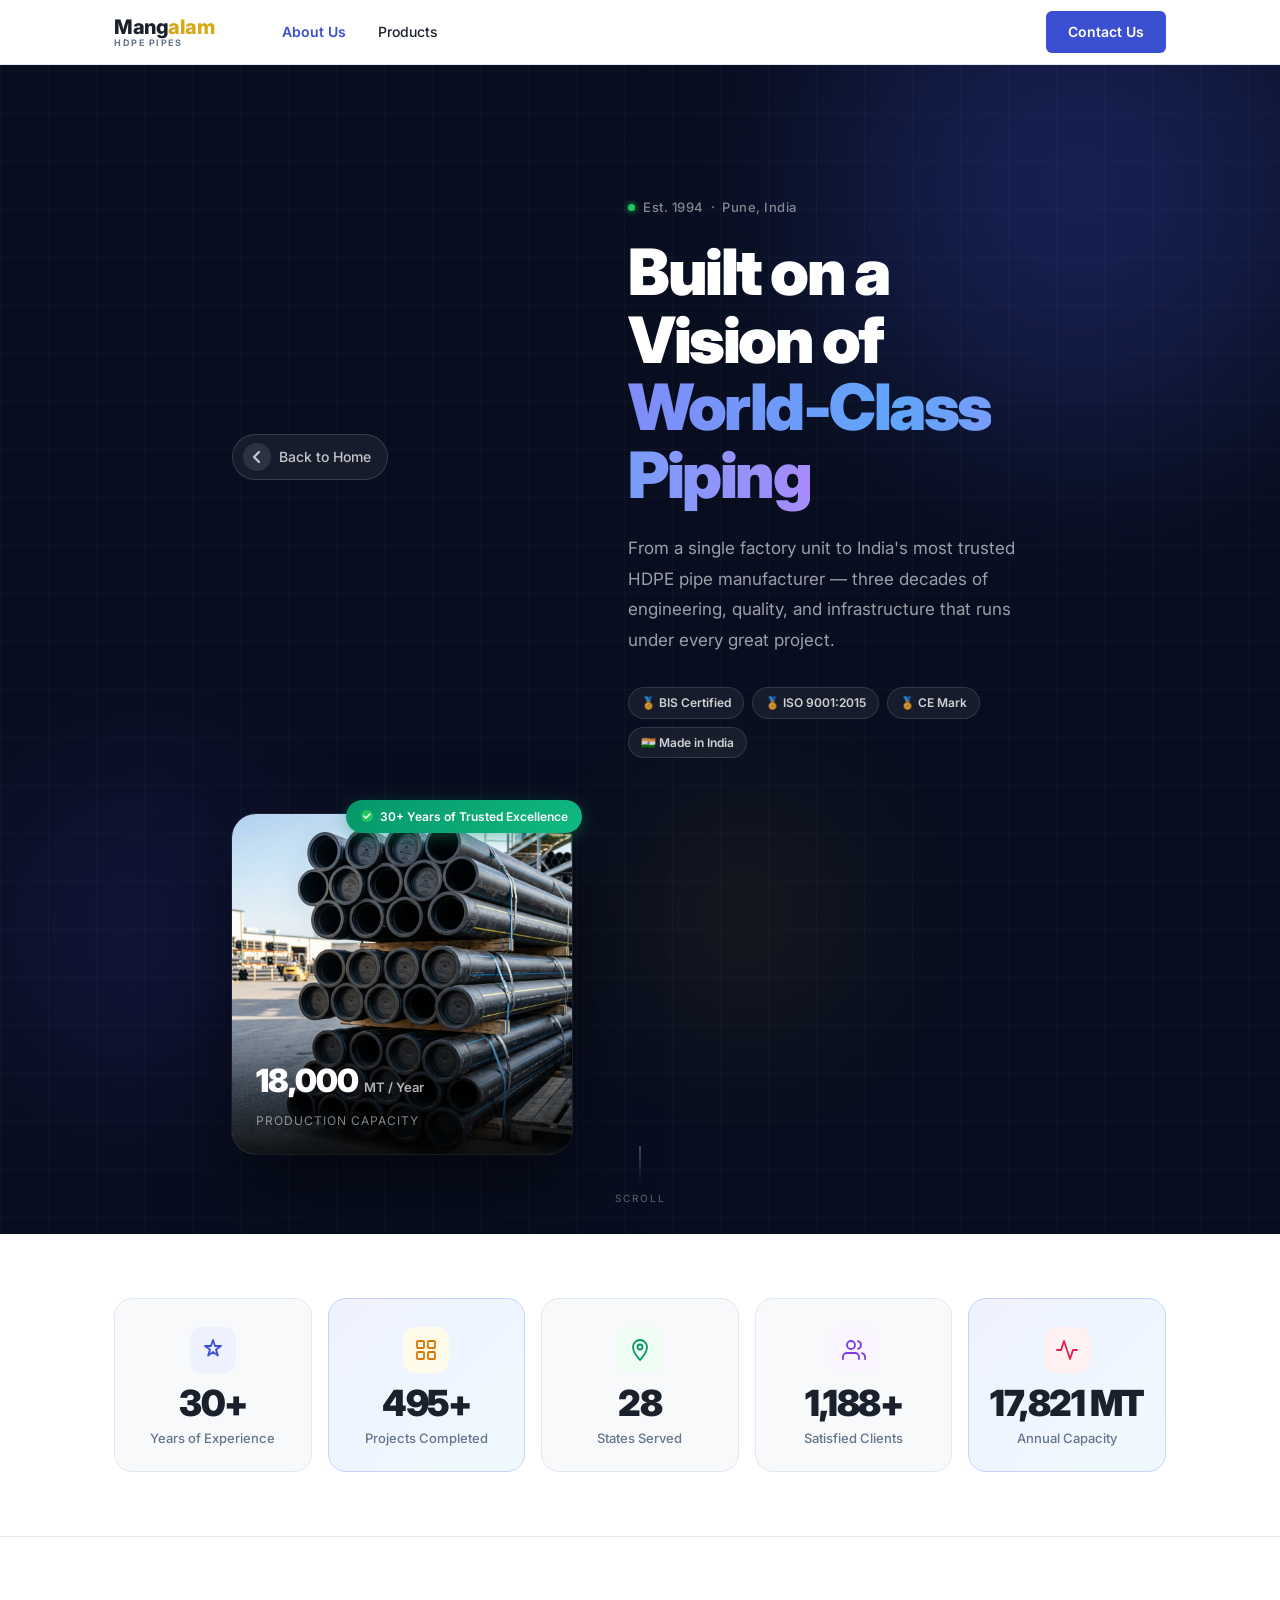
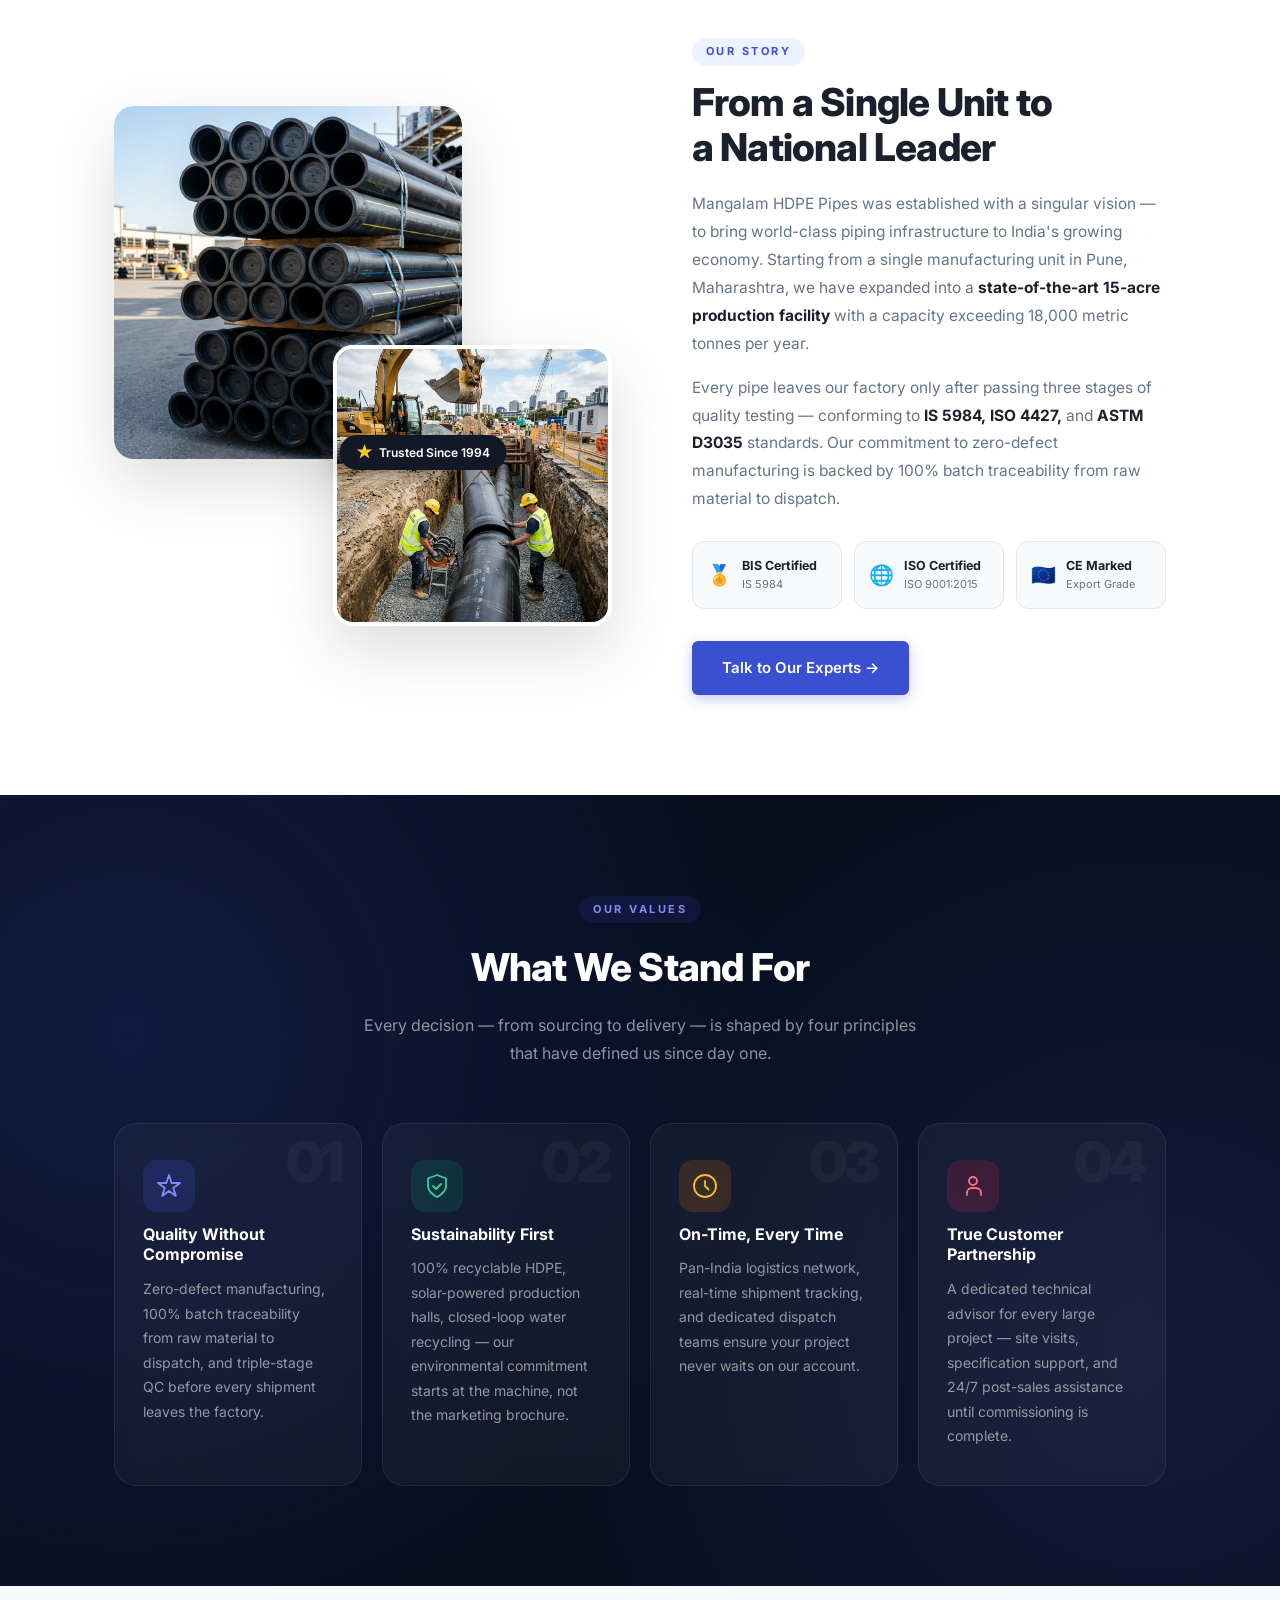
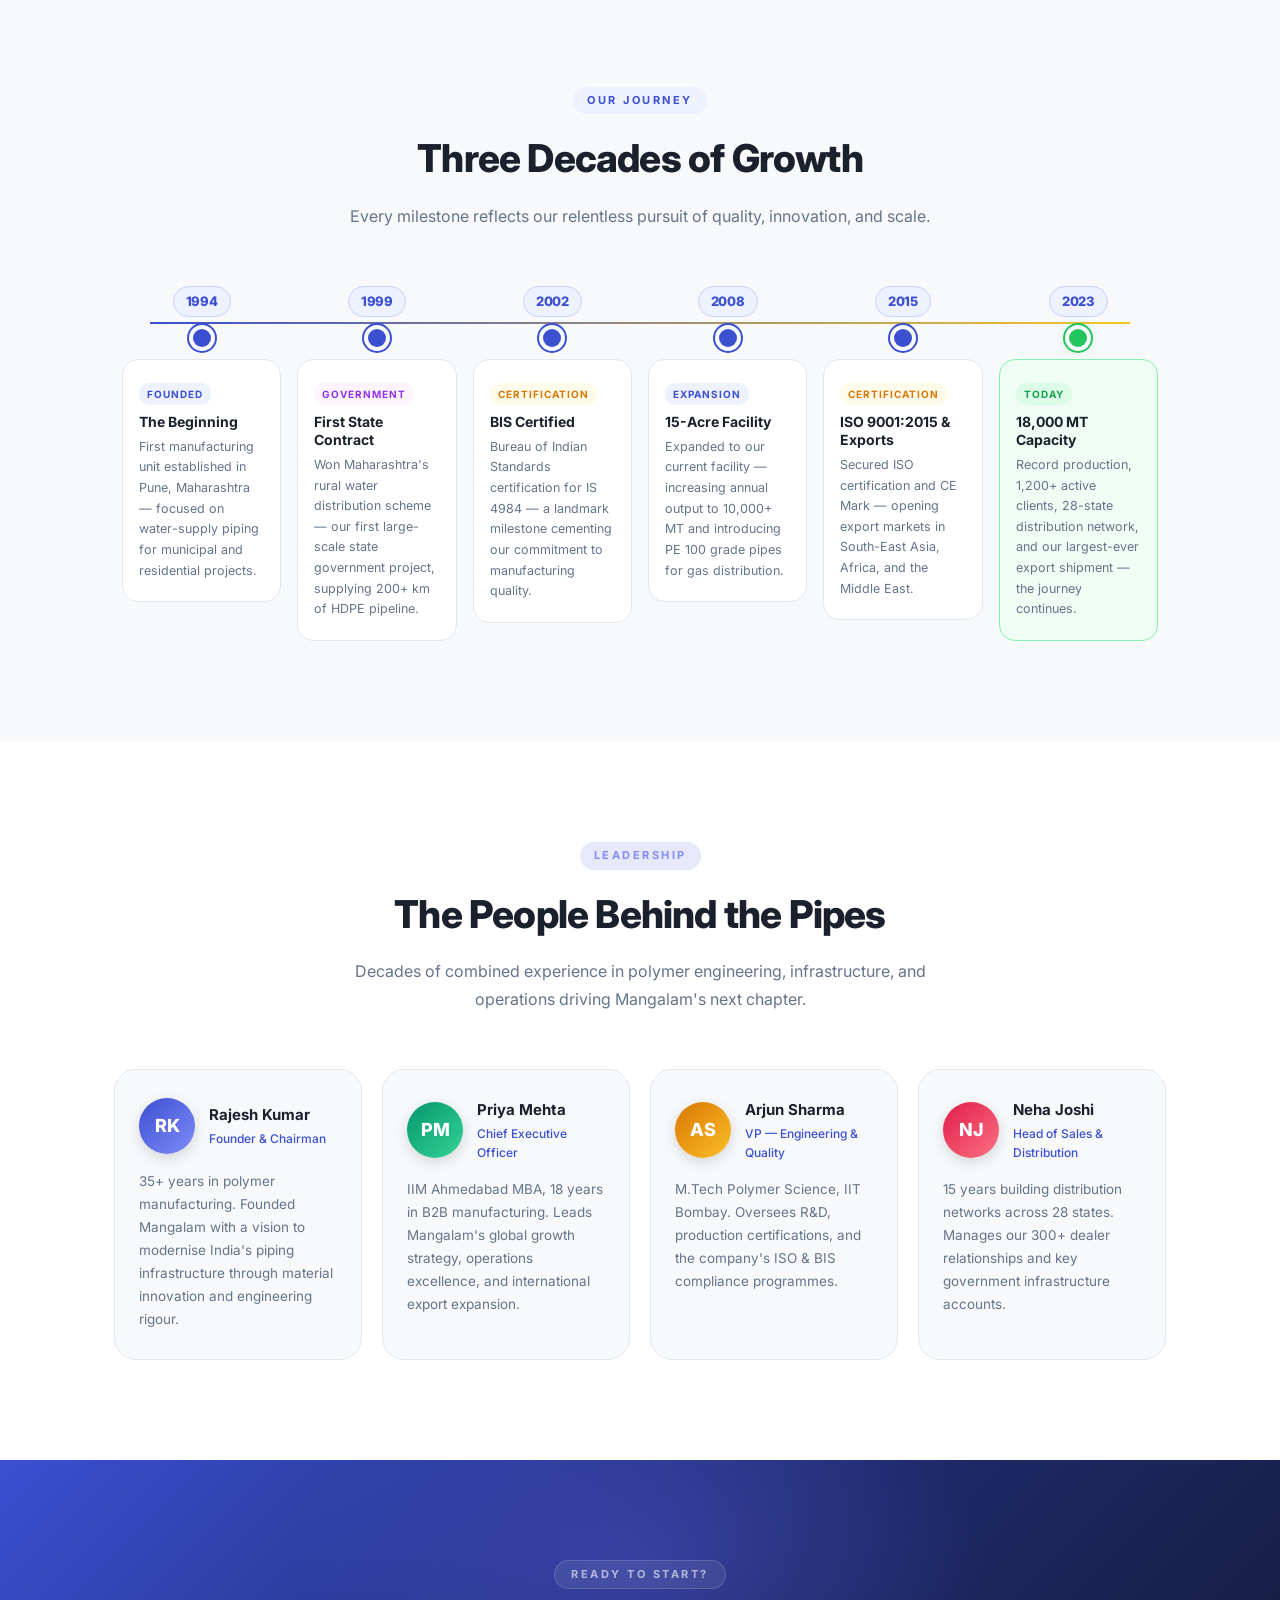
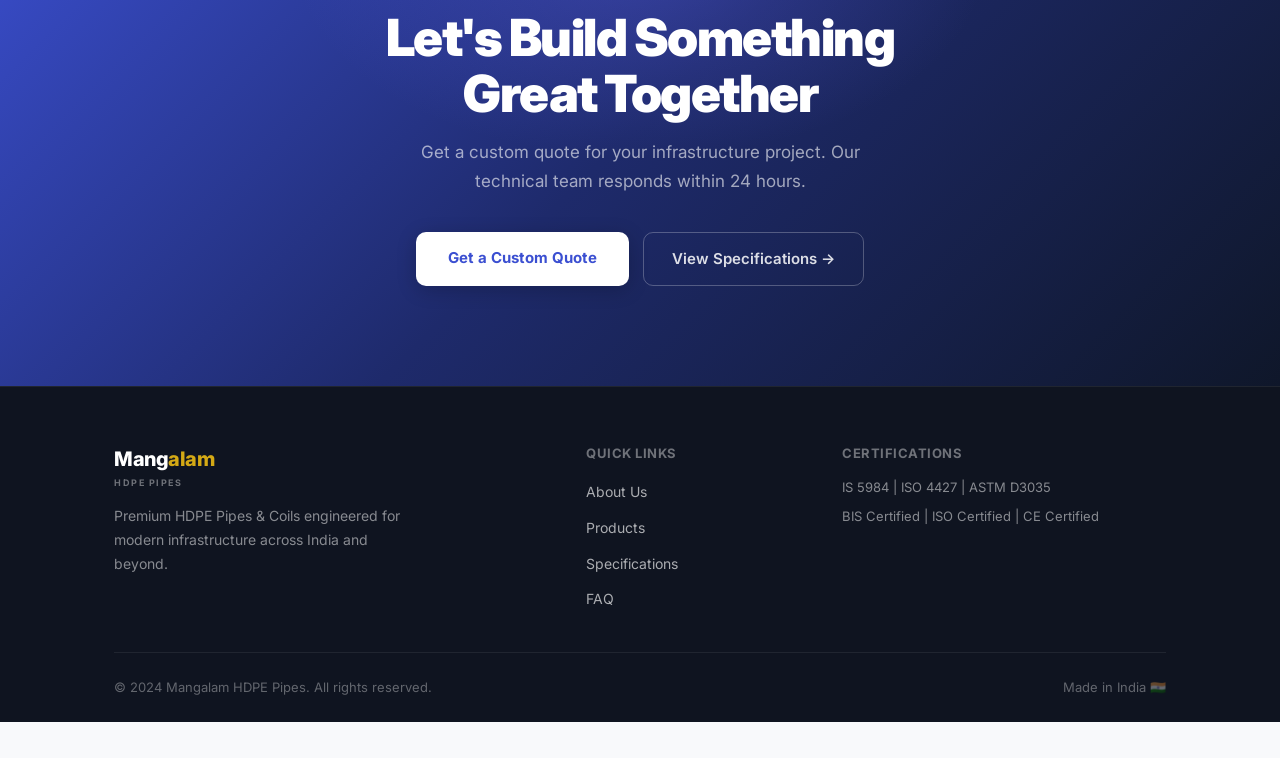
<file: mangalam-hdpe/about.html>
<!DOCTYPE html>
<html lang="en">
<head>
  <meta charset="UTF-8" />
  <meta name="viewport" content="width=device-width, initial-scale=1.0" />
  <meta name="description" content="About Mangalam HDPE Pipes — 30+ years of engineering excellence. BIS, ISO & CE certified manufacturer serving industries across 28 states in India." />
  <title>About Us – Mangalam HDPE Pipes</title>
  <link rel="preconnect" href="https://fonts.googleapis.com" />
  <link rel="preconnect" href="https://fonts.gstatic.com" crossorigin />
  <link href="https://fonts.googleapis.com/css2?family=Inter:wght@300;400;500;600;700;800;900&display=swap" rel="stylesheet" />
  <link rel="stylesheet" href="styles.css" />
  <link rel="stylesheet" href="about.css" />
</head>
<body class="about-page">

  <!-- =============================================
       STICKY HEADER
       ============================================= -->
  <header id="sticky-header" class="sticky-header" role="banner">
    <div class="sticky-header__inner">
      <a href="index.html" class="sticky-logo" aria-label="Back to home">
        <span class="logo-brand">Mang<span class="logo-accent">alam</span></span>
        <span class="logo-sub">HDPE&nbsp;PIPES</span>
      </a>
      <nav class="sticky-nav" aria-label="Sticky navigation">
        <a href="about.html" class="sticky-nav__link sticky-nav__link--active">About Us</a>
        <a href="index.html#products" class="sticky-nav__link">Products</a>
        <a href="index.html#contact" class="sticky-nav__cta">Contact Us</a>
      </nav>
    </div>
  </header>

  <!-- =============================================
       TOP NAV (always visible)
       ============================================= -->
  <nav class="main-nav" id="main-nav" aria-label="Main navigation">
    <div class="main-nav__inner">
      <a href="index.html" class="main-logo" aria-label="Mangalam HDPE Pipes home">
        <div class="main-logo__mark">
          <span class="logo-brand">Mang<span class="logo-accent">alam</span></span>
          <span class="logo-sub">HDPE&nbsp;PIPES</span>
        </div>
      </a>
      <ul class="main-nav__links" role="list">
        <li><a href="about.html" class="nav-link nav-link--active">About Us</a></li>
        <li><a href="index.html#products" class="nav-link">Products</a></li>
      </ul>
      <a href="index.html#contact" class="main-nav__cta">Contact Us</a>
    </div>
  </nav>

  <main id="main-content">

    <!-- =============================================
         HERO
         ============================================= -->
    <section class="ab-hero" aria-labelledby="ab-hero-heading">

      <!-- Animated background -->
      <div class="ab-hero__bg" aria-hidden="true">
        <div class="ab-hero__blob ab-hero__blob--1"></div>
        <div class="ab-hero__blob ab-hero__blob--2"></div>
        <div class="ab-hero__blob ab-hero__blob--3"></div>
        <div class="ab-hero__grid-overlay"></div>
      </div>

      <div class="container ab-hero__container">

        <!-- ← BACK BUTTON -->
        <a href="index.html" class="back-btn" id="back-btn" aria-label="Back to home page">
          <span class="back-btn__arrow" aria-hidden="true">
            <svg width="20" height="20" viewBox="0 0 20 20" fill="none">
              <path d="M12 15L7 10l5-5" stroke="currentColor" stroke-width="2.2" stroke-linecap="round" stroke-linejoin="round"/>
            </svg>
          </span>
          <span class="back-btn__label">Back to Home</span>
        </a>

        <!-- Hero text -->
        <div class="ab-hero__text">
          <div class="ab-hero__eyebrow">
            <span class="ab-hero__dot" aria-hidden="true"></span>
            Est. 1994 &nbsp;·&nbsp; Pune, India
          </div>

          <h1 class="ab-hero__title" id="ab-hero-heading">
            Built on a Vision of<br />
            <span class="ab-hero__gradient-text">World-Class Piping</span>
          </h1>

          <p class="ab-hero__sub">
            From a single factory unit to India's most trusted HDPE pipe manufacturer — three decades of engineering, quality, and infrastructure that runs under every great project.
          </p>

          <div class="ab-hero__chips" aria-label="Key facts">
            <span class="ab-chip">🏅 BIS Certified</span>
            <span class="ab-chip">🏅 ISO 9001:2015</span>
            <span class="ab-chip">🏅 CE Mark</span>
            <span class="ab-chip">🇮🇳 Made in India</span>
          </div>
        </div>

        <!-- Hero visual card -->
        <div class="ab-hero__visual" aria-hidden="true">
          <div class="ab-hero__card">
            <img src="assets/hero2.png" alt="HDPE pipes at Mangalam facility" class="ab-hero__img" />
            <div class="ab-hero__card-overlay">
              <div class="ab-hero__card-stat">
                <span class="ab-hero__card-num">18,000</span>
                <span class="ab-hero__card-unit">MT / Year</span>
              </div>
              <span class="ab-hero__card-label">Production Capacity</span>
            </div>
          </div>
          <div class="ab-hero__pill-badge">
            <svg width="14" height="14" viewBox="0 0 14 14" fill="none"><circle cx="7" cy="7" r="6" fill="#22c55e"/><path d="M4 7l2 2 4-4" stroke="#fff" stroke-width="1.5" stroke-linecap="round" stroke-linejoin="round"/></svg>
            30+ Years of Trusted Excellence
          </div>
        </div>
      </div>

      <!-- Scroll indicator -->
      <div class="ab-hero__scroll" aria-hidden="true">
        <div class="ab-hero__scroll-line"></div>
        <span>Scroll</span>
      </div>
    </section>

    <!-- =============================================
         ANIMATED STATS
         ============================================= -->
    <section class="ab-stats" aria-label="Company key statistics">
      <div class="container">
        <div class="ab-stats__grid" role="list">
          <div class="ab-stat-card" role="listitem">
            <div class="ab-stat-card__icon ab-stat-card__icon--blue" aria-hidden="true">
              <svg width="24" height="24" viewBox="0 0 24 24" fill="none"><path d="M12 2l2 6h6l-5 3.6 1.9 5.9L12 14l-4.9 3.5L9 11.6 4 8h6z" stroke="currentColor" stroke-width="1.8" stroke-linecap="round" stroke-linejoin="round"/></svg>
            </div>
            <span class="ab-stat-card__num" data-target="30" data-suffix="+">0+</span>
            <span class="ab-stat-card__label">Years of Experience</span>
          </div>
          <div class="ab-stat-card ab-stat-card--accent" role="listitem">
            <div class="ab-stat-card__icon ab-stat-card__icon--gold" aria-hidden="true">
              <svg width="24" height="24" viewBox="0 0 24 24" fill="none"><rect x="3" y="3" width="7" height="7" rx="1" stroke="currentColor" stroke-width="1.8"/><rect x="14" y="3" width="7" height="7" rx="1" stroke="currentColor" stroke-width="1.8"/><rect x="3" y="14" width="7" height="7" rx="1" stroke="currentColor" stroke-width="1.8"/><rect x="14" y="14" width="7" height="7" rx="1" stroke="currentColor" stroke-width="1.8"/></svg>
            </div>
            <span class="ab-stat-card__num" data-target="500" data-suffix="+">0+</span>
            <span class="ab-stat-card__label">Projects Completed</span>
          </div>
          <div class="ab-stat-card" role="listitem">
            <div class="ab-stat-card__icon ab-stat-card__icon--green" aria-hidden="true">
              <svg width="24" height="24" viewBox="0 0 24 24" fill="none"><path d="M12 2C8.13 2 5 5.13 5 9c0 5.25 7 13 7 13s7-7.75 7-13c0-3.87-3.13-7-7-7z" stroke="currentColor" stroke-width="1.8" stroke-linecap="round" stroke-linejoin="round"/><circle cx="12" cy="9" r="2.5" stroke="currentColor" stroke-width="1.8"/></svg>
            </div>
            <span class="ab-stat-card__num" data-target="28" data-suffix="">0</span>
            <span class="ab-stat-card__label">States Served</span>
          </div>
          <div class="ab-stat-card" role="listitem">
            <div class="ab-stat-card__icon ab-stat-card__icon--purple" aria-hidden="true">
              <svg width="24" height="24" viewBox="0 0 24 24" fill="none"><path d="M17 21v-2a4 4 0 00-4-4H5a4 4 0 00-4 4v2M9 11a4 4 0 100-8 4 4 0 000 8zM23 21v-2a4 4 0 00-3-3.87M16 3.13a4 4 0 010 7.75" stroke="currentColor" stroke-width="1.8" stroke-linecap="round" stroke-linejoin="round"/></svg>
            </div>
            <span class="ab-stat-card__num" data-target="1200" data-suffix="+">0+</span>
            <span class="ab-stat-card__label">Satisfied Clients</span>
          </div>
          <div class="ab-stat-card ab-stat-card--accent" role="listitem">
            <div class="ab-stat-card__icon ab-stat-card__icon--red" aria-hidden="true">
              <svg width="24" height="24" viewBox="0 0 24 24" fill="none"><path d="M22 12h-4l-3 9L9 3l-3 9H2" stroke="currentColor" stroke-width="1.8" stroke-linecap="round" stroke-linejoin="round"/></svg>
            </div>
            <span class="ab-stat-card__num" data-target="18000" data-suffix=" MT">0 MT</span>
            <span class="ab-stat-card__label">Annual Capacity</span>
          </div>
        </div>
      </div>
    </section>

    <!-- =============================================
         OUR STORY
         ============================================= -->
    <section class="ab-story" id="our-story" aria-labelledby="ab-story-heading">
      <div class="container">
        <div class="ab-story__grid">

          <!-- Image collage -->
          <div class="ab-story__visuals" data-reveal="left">
            <div class="ab-story__img ab-story__img--main">
              <img src="assets/hero2.png" alt="Mangalam HDPE manufacturing facility" loading="lazy" />
            </div>
            <div class="ab-story__img ab-story__img--secondary">
              <img src="assets/hero3.png" alt="HDPE pipe installation" loading="lazy" />
            </div>
            <div class="ab-story__badge-float" aria-hidden="true">
              <svg width="18" height="18" viewBox="0 0 18 18" fill="none"><path d="M9 1l2 5.5h5.8l-4.7 3.4 1.8 5.5L9 12 4.1 15.4l1.8-5.5L1.2 6.5H7z" fill="#F6C722"/></svg>
              Trusted Since 1994
            </div>
          </div>

          <!-- Text content -->
          <div class="ab-story__content" data-reveal="right">
            <div class="ab-section-tag">Our Story</div>
            <h2 class="ab-story__heading" id="ab-story-heading">
              From a Single Unit to<br />a National Leader
            </h2>
            <p class="ab-story__body">Mangalam HDPE Pipes was established with a singular vision — to bring world-class piping infrastructure to India's growing economy. Starting from a single manufacturing unit in Pune, Maharashtra, we have expanded into a <strong>state-of-the-art 15-acre production facility</strong> with a capacity exceeding 18,000 metric tonnes per year.</p>
            <p class="ab-story__body">Every pipe leaves our factory only after passing three stages of quality testing — conforming to <strong>IS 5984, ISO 4427,</strong> and <strong>ASTM D3035</strong> standards. Our commitment to zero-defect manufacturing is backed by 100% batch traceability from raw material to dispatch.</p>

            <div class="ab-story__certs">
              <div class="ab-cert">
                <div class="ab-cert__icon">🏅</div>
                <div>
                  <div class="ab-cert__name">BIS Certified</div>
                  <div class="ab-cert__std">IS 5984</div>
                </div>
              </div>
              <div class="ab-cert">
                <div class="ab-cert__icon">🌐</div>
                <div>
                  <div class="ab-cert__name">ISO Certified</div>
                  <div class="ab-cert__std">ISO 9001:2015</div>
                </div>
              </div>
              <div class="ab-cert">
                <div class="ab-cert__icon">🇪🇺</div>
                <div>
                  <div class="ab-cert__name">CE Marked</div>
                  <div class="ab-cert__std">Export Grade</div>
                </div>
              </div>
            </div>

            <a href="index.html#contact" class="btn btn--primary ab-story__cta">Talk to Our Experts →</a>
          </div>
        </div>
      </div>
    </section>

    <!-- =============================================
         VALUES
         ============================================= -->
    <section class="ab-values" id="values" aria-labelledby="ab-values-heading">
      <div class="ab-values__bg" aria-hidden="true"></div>
      <div class="container">
        <div class="ab-section-header" data-reveal="up">
          <div class="ab-section-tag ab-section-tag--dark">Our Values</div>
          <h2 class="ab-values__heading" id="ab-values-heading">What We Stand For</h2>
          <p class="ab-values__sub">Every decision — from sourcing to delivery — is shaped by four principles that have defined us since day one.</p>
        </div>

        <div class="ab-values__grid" aria-label="Company values" data-stagger>
          <article class="ab-val-card" aria-label="Quality value">
            <div class="ab-val-card__num" aria-hidden="true">01</div>
            <div class="ab-val-card__icon ab-val-card__icon--blue" aria-hidden="true">
              <svg width="26" height="26" viewBox="0 0 26 26" fill="none"><path d="M13 2l2.6 8H24l-6.8 4.9 2.6 8L13 18 6.2 22.9l2.6-8L2 10h8.4z" stroke="currentColor" stroke-width="1.8" stroke-linecap="round" stroke-linejoin="round"/></svg>
            </div>
            <h3 class="ab-val-card__title">Quality Without Compromise</h3>
            <p class="ab-val-card__body">Zero-defect manufacturing, 100% batch traceability from raw material to dispatch, and triple-stage QC before every shipment leaves the factory.</p>
            <div class="ab-val-card__bar ab-val-card__bar--blue" aria-hidden="true"></div>
          </article>

          <article class="ab-val-card" aria-label="Sustainability value">
            <div class="ab-val-card__num" aria-hidden="true">02</div>
            <div class="ab-val-card__icon ab-val-card__icon--green" aria-hidden="true">
              <svg width="26" height="26" viewBox="0 0 26 26" fill="none"><path d="M13 24s-9-4.3-9-11V5.5l9-3.5 9 3.5V13c0 6.7-9 11-9 11z" stroke="currentColor" stroke-width="1.8" stroke-linecap="round" stroke-linejoin="round"/><path d="M9 13l3 3 5-5" stroke="currentColor" stroke-width="1.8" stroke-linecap="round" stroke-linejoin="round"/></svg>
            </div>
            <h3 class="ab-val-card__title">Sustainability First</h3>
            <p class="ab-val-card__body">100% recyclable HDPE, solar-powered production halls, closed-loop water recycling — our environmental commitment starts at the machine, not the marketing brochure.</p>
            <div class="ab-val-card__bar ab-val-card__bar--green" aria-hidden="true"></div>
          </article>

          <article class="ab-val-card" aria-label="Delivery value">
            <div class="ab-val-card__num" aria-hidden="true">03</div>
            <div class="ab-val-card__icon ab-val-card__icon--amber" aria-hidden="true">
              <svg width="26" height="26" viewBox="0 0 26 26" fill="none"><circle cx="13" cy="13" r="11" stroke="currentColor" stroke-width="1.8"/><path d="M13 8v5l3.5 3.5" stroke="currentColor" stroke-width="1.8" stroke-linecap="round"/></svg>
            </div>
            <h3 class="ab-val-card__title">On-Time, Every Time</h3>
            <p class="ab-val-card__body">Pan-India logistics network, real-time shipment tracking, and dedicated dispatch teams ensure your project never waits on our account.</p>
            <div class="ab-val-card__bar ab-val-card__bar--amber" aria-hidden="true"></div>
          </article>

          <article class="ab-val-card" aria-label="Partnership value">
            <div class="ab-val-card__num" aria-hidden="true">04</div>
            <div class="ab-val-card__icon ab-val-card__icon--rose" aria-hidden="true">
              <svg width="26" height="26" viewBox="0 0 26 26" fill="none"><path d="M7 22v-2a5 5 0 015-5h4a5 5 0 015 5v2M13 12a4 4 0 100-8 4 4 0 000 8z" stroke="currentColor" stroke-width="1.8" stroke-linecap="round" stroke-linejoin="round"/></svg>
            </div>
            <h3 class="ab-val-card__title">True Customer Partnership</h3>
            <p class="ab-val-card__body">A dedicated technical advisor for every large project — site visits, specification support, and 24/7 post-sales assistance until commissioning is complete.</p>
            <div class="ab-val-card__bar ab-val-card__bar--rose" aria-hidden="true"></div>
          </article>
        </div>
      </div>
    </section>

    <!-- =============================================
         TIMELINE
         ============================================= -->
    <section class="ab-timeline" id="journey" aria-labelledby="ab-timeline-heading">
      <div class="container">
        <div class="ab-section-header" data-reveal="up">
          <div class="ab-section-tag">Our Journey</div>
          <h2 class="ab-timeline__heading" id="ab-timeline-heading">Three Decades of Growth</h2>
          <p class="ab-timeline__sub">Every milestone reflects our relentless pursuit of quality, innovation, and scale.</p>
        </div>

        <div class="ab-timeline__track" role="list">

          <div class="ab-tl-item" role="listitem" data-reveal="up" style="--delay:0s">
            <div class="ab-tl-item__year">1994</div>
            <div class="ab-tl-item__dot" aria-hidden="true"></div>
            <div class="ab-tl-item__card">
              <span class="ab-tl-item__tag">Founded</span>
              <h3 class="ab-tl-item__title">The Beginning</h3>
              <p class="ab-tl-item__desc">First manufacturing unit established in Pune, Maharashtra — focused on water-supply piping for municipal and residential projects.</p>
            </div>
          </div>

          <div class="ab-tl-item" role="listitem" data-reveal="up" style="--delay:0.1s">
            <div class="ab-tl-item__year">1999</div>
            <div class="ab-tl-item__dot" aria-hidden="true"></div>
            <div class="ab-tl-item__card">
              <span class="ab-tl-item__tag ab-tl-item__tag--govt">Government</span>
              <h3 class="ab-tl-item__title">First State Contract</h3>
              <p class="ab-tl-item__desc">Won Maharashtra's rural water distribution scheme — our first large-scale state government project, supplying 200+ km of HDPE pipeline.</p>
            </div>
          </div>

          <div class="ab-tl-item" role="listitem" data-reveal="up" style="--delay:0.2s">
            <div class="ab-tl-item__year">2002</div>
            <div class="ab-tl-item__dot" aria-hidden="true"></div>
            <div class="ab-tl-item__card">
              <span class="ab-tl-item__tag ab-tl-item__tag--cert">Certification</span>
              <h3 class="ab-tl-item__title">BIS Certified</h3>
              <p class="ab-tl-item__desc">Bureau of Indian Standards certification for IS 4984 — a landmark milestone cementing our commitment to manufacturing quality.</p>
            </div>
          </div>

          <div class="ab-tl-item" role="listitem" data-reveal="up" style="--delay:0.3s">
            <div class="ab-tl-item__year">2008</div>
            <div class="ab-tl-item__dot" aria-hidden="true"></div>
            <div class="ab-tl-item__card">
              <span class="ab-tl-item__tag">Expansion</span>
              <h3 class="ab-tl-item__title">15-Acre Facility</h3>
              <p class="ab-tl-item__desc">Expanded to our current facility — increasing annual output to 10,000+ MT and introducing PE 100 grade pipes for gas distribution.</p>
            </div>
          </div>

          <div class="ab-tl-item" role="listitem" data-reveal="up" style="--delay:0.4s">
            <div class="ab-tl-item__year">2015</div>
            <div class="ab-tl-item__dot" aria-hidden="true"></div>
            <div class="ab-tl-item__card">
              <span class="ab-tl-item__tag ab-tl-item__tag--cert">Certification</span>
              <h3 class="ab-tl-item__title">ISO 9001:2015 & Exports</h3>
              <p class="ab-tl-item__desc">Secured ISO certification and CE Mark — opening export markets in South-East Asia, Africa, and the Middle East.</p>
            </div>
          </div>

          <div class="ab-tl-item" role="listitem" data-reveal="up" style="--delay:0.5s">
            <div class="ab-tl-item__year">2023</div>
            <div class="ab-tl-item__dot ab-tl-item__dot--active" aria-hidden="true"></div>
            <div class="ab-tl-item__card ab-tl-item__card--active">
              <span class="ab-tl-item__tag ab-tl-item__tag--active">Today</span>
              <h3 class="ab-tl-item__title">18,000 MT Capacity</h3>
              <p class="ab-tl-item__desc">Record production, 1,200+ active clients, 28-state distribution network, and our largest-ever export shipment — the journey continues.</p>
            </div>
          </div>

        </div>
      </div>
    </section>

    <!-- =============================================
         TEAM
         ============================================= -->
    <section class="ab-team" id="leadership" aria-labelledby="ab-team-heading">
      <div class="container">
        <div class="ab-section-header" data-reveal="up">
          <div class="ab-section-tag ab-section-tag--dark">Leadership</div>
          <h2 class="ab-team__heading" id="ab-team-heading">The People Behind the Pipes</h2>
          <p class="ab-team__sub">Decades of combined experience in polymer engineering, infrastructure, and operations driving Mangalam's next chapter.</p>
        </div>

        <div class="ab-team__grid" data-stagger>
          <article class="ab-team-card">
            <div class="ab-team-card__top">
              <div class="ab-team-card__avatar" style="--grad:linear-gradient(135deg,#3B4FD1,#818cf8)">RK</div>
              <div class="ab-team-card__meta">
                <h3 class="ab-team-card__name">Rajesh Kumar</h3>
                <p class="ab-team-card__role">Founder & Chairman</p>
              </div>
            </div>
            <p class="ab-team-card__bio">35+ years in polymer manufacturing. Founded Mangalam with a vision to modernise India's piping infrastructure through material innovation and engineering rigour.</p>
          </article>

          <article class="ab-team-card">
            <div class="ab-team-card__top">
              <div class="ab-team-card__avatar" style="--grad:linear-gradient(135deg,#059669,#34d399)">PM</div>
              <div class="ab-team-card__meta">
                <h3 class="ab-team-card__name">Priya Mehta</h3>
                <p class="ab-team-card__role">Chief Executive Officer</p>
              </div>
            </div>
            <p class="ab-team-card__bio">IIM Ahmedabad MBA, 18 years in B2B manufacturing. Leads Mangalam's global growth strategy, operations excellence, and international export expansion.</p>
          </article>

          <article class="ab-team-card">
            <div class="ab-team-card__top">
              <div class="ab-team-card__avatar" style="--grad:linear-gradient(135deg,#D97706,#fbbf24)">AS</div>
              <div class="ab-team-card__meta">
                <h3 class="ab-team-card__name">Arjun Sharma</h3>
                <p class="ab-team-card__role">VP — Engineering & Quality</p>
              </div>
            </div>
            <p class="ab-team-card__bio">M.Tech Polymer Science, IIT Bombay. Oversees R&D, production certifications, and the company's ISO & BIS compliance programmes.</p>
          </article>

          <article class="ab-team-card">
            <div class="ab-team-card__top">
              <div class="ab-team-card__avatar" style="--grad:linear-gradient(135deg,#E11D48,#fb7185)">NJ</div>
              <div class="ab-team-card__meta">
                <h3 class="ab-team-card__name">Neha Joshi</h3>
                <p class="ab-team-card__role">Head of Sales & Distribution</p>
              </div>
            </div>
            <p class="ab-team-card__bio">15 years building distribution networks across 28 states. Manages our 300+ dealer relationships and key government infrastructure accounts.</p>
          </article>
        </div>
      </div>
    </section>

    <!-- =============================================
         CTA
         ============================================= -->
    <section class="ab-cta" aria-labelledby="ab-cta-heading">
      <div class="ab-cta__glow" aria-hidden="true"></div>
      <div class="container">
        <div class="ab-cta__inner" data-reveal="up">
          <div class="ab-cta__tag">Ready to start?</div>
          <h2 class="ab-cta__heading" id="ab-cta-heading">Let's Build Something<br />Great Together</h2>
          <p class="ab-cta__sub">Get a custom quote for your infrastructure project. Our technical team responds within 24 hours.</p>
          <div class="ab-cta__actions">
            <a href="index.html#contact" class="ab-cta__btn-primary">Get a Custom Quote</a>
            <a href="index.html#specs" class="ab-cta__btn-ghost">View Specifications →</a>
          </div>
        </div>
      </div>
    </section>

  </main>

  <!-- FOOTER -->
  <footer class="site-footer" role="contentinfo">
    <div class="container">
      <div class="footer-grid">
        <div class="footer-brand">
          <div class="footer-logo">
            <span class="logo-brand">Mang<span class="logo-accent">alam</span></span>
            <span class="logo-sub">HDPE&nbsp;PIPES</span>
          </div>
          <p class="footer-brand__desc">Premium HDPE Pipes &amp; Coils engineered for modern infrastructure across India and beyond.</p>
        </div>
        <nav class="footer-nav" aria-label="Footer navigation">
          <h3 class="footer-nav__heading">Quick Links</h3>
          <ul role="list">
            <li><a href="about.html">About Us</a></li>
            <li><a href="index.html#products">Products</a></li>
            <li><a href="index.html#specs">Specifications</a></li>
            <li><a href="index.html#faq">FAQ</a></li>
          </ul>
        </nav>
        <div class="footer-certifications">
          <h3 class="footer-nav__heading">Certifications</h3>
          <p>IS 5984 | ISO 4427 | ASTM D3035</p>
          <p>BIS Certified | ISO Certified | CE Certified</p>
        </div>
      </div>
      <div class="footer-bottom">
        <p>&copy; 2024 Mangalam HDPE Pipes. All rights reserved.</p>
        <p>Made in India 🇮🇳</p>
      </div>
    </div>
  </footer>

  <script src="script.js"></script>
  <script src="about.js"></script>
</body>
</html>
</file>
<file: mangalam-hdpe/styles.css>
/* ================================================================
   MANGALAM HDPE PIPES — styles.css
   Design System, Layout, Components, Animations
   ================================================================ */

/* ── Reset & Base ─────────────────────────────────────────────── */
*, *::before, *::after {
  box-sizing: border-box;
  margin: 0;
  padding: 0;
}

html {
  scroll-behavior: smooth;
  font-size: 16px;
}

body {
  font-family: 'Inter', system-ui, -apple-system, sans-serif;
  color: #1a202c;
  background: #f8f9fb;
  line-height: 1.6;
  overflow-x: hidden;
}

/* ── Accessibility helpers ───────────────────────────────────── */
.sr-only {
  position: absolute;
  width: 1px;
  height: 1px;
  padding: 0;
  margin: -1px;
  overflow: hidden;
  clip: rect(0, 0, 0, 0);
  white-space: nowrap;
  border: 0;
}

/* ── Design Tokens ───────────────────────────────────────────── */
:root {
  --clr-primary:       #3B4FD1;  /* indigo / navy blue */
  --clr-primary-dark:  #2c3baa;
  --clr-accent:        #F6C722;  /* golden yellow */
  --clr-accent-dark:   #d4a915;
  --clr-red:           #E53E3E;
  --clr-dark:          #0f1420;
  --clr-dark-navy:     #121826;
  --clr-surface:       #f8f9fb;
  --clr-surface-card:  #ffffff;
  --clr-border:        #e2e8f0;
  --clr-text-muted:    #64748b;
  --clr-text:          #1a202c;

  --shadow-sm:  0 1px 3px rgba(0,0,0,.08);
  --shadow-md:  0 4px 16px rgba(0,0,0,.10);
  --shadow-lg:  0 8px 32px rgba(0,0,0,.14);
  --shadow-xl:  0 20px 60px rgba(0,0,0,.18);

  --radius-sm:  6px;
  --radius-md:  12px;
  --radius-lg:  18px;
  --radius-xl:  24px;

  --transition: 0.3s cubic-bezier(0.4, 0, 0.2, 1);
  --transition-fast: 0.15s cubic-bezier(0.4, 0, 0.2, 1);
}

/* ── Container ───────────────────────────────────────────────── */
.container {
  max-width: 1100px;
  margin: 0 auto;
  padding: 0 24px;
}

/* ================================================================
   STICKY HEADER
   ================================================================ */
.sticky-header {
  /* Starts hidden above viewport */
  position: fixed;
  top: 0;
  left: 0;
  right: 0;
  z-index: 1000;
  background: #ffffff;
  border-bottom: 1px solid var(--clr-border);
  padding: 12px 0;
  box-shadow: var(--shadow-md);

  /* Initial state: hidden — appears via transform + opacity */
  transform: translateY(-100%);
  opacity: 0;
  pointer-events: none;
  transition:
    transform 0.4s cubic-bezier(0.4, 0, 0.2, 1),
    opacity   0.4s cubic-bezier(0.4, 0, 0.2, 1),
    box-shadow 0.4s ease;
}

/* When JS adds .sticky-header--visible, slide into view */
.sticky-header.sticky-header--visible {
  transform: translateY(0);
  opacity: 1;
  pointer-events: auto;
}

.sticky-header__inner {
  max-width: 1100px;
  margin: 0 auto;
  padding: 0 24px;
  display: flex;
  align-items: center;
  justify-content: space-between;
  gap: 24px;
}

/* Sticky logo */
.sticky-logo {
  display: flex;
  flex-direction: column;
  text-decoration: none;
  line-height: 1;
}

.sticky-nav {
  display: flex;
  align-items: center;
  gap: 28px;
}

.sticky-nav__link {
  font-size: 14px;
  font-weight: 500;
  color: var(--clr-text);
  text-decoration: none;
  display: flex;
  align-items: center;
  gap: 4px;
  transition: color var(--transition-fast);
}

.sticky-nav__link:hover {
  color: var(--clr-primary);
}

.sticky-nav__cta {
  background: var(--clr-primary);
  color: #ffffff;
  padding: 8px 20px;
  border-radius: var(--radius-sm);
  font-size: 14px;
  font-weight: 600;
  text-decoration: none;
  transition:
    background var(--transition-fast),
    transform 0.2s ease,
    box-shadow 0.2s ease;
}

.sticky-nav__cta:hover {
  background: var(--clr-primary-dark);
  transform: translateY(-1px);
  box-shadow: 0 4px 12px rgba(59, 79, 209, 0.35);
}

/* ================================================================
   MAIN NAVIGATION
   ================================================================ */
.main-nav {
  position: sticky;
  top: 0;
  z-index: 900;
  background: #ffffff;
  border-bottom: 1px solid var(--clr-border);
  padding: 0;
  box-shadow: var(--shadow-sm);
}

.main-nav__inner {
  max-width: 1100px;
  margin: 0 auto;
  padding: 0 24px;
  display: flex;
  align-items: center;
  justify-content: space-between;
  height: 64px;
  gap: 24px;
}

/* Logo */
.main-logo {
  text-decoration: none;
  flex-shrink: 0;
}

.main-logo__mark {
  display: flex;
  flex-direction: column;
  line-height: 1;
}

.logo-brand {
  font-size: 20px;
  font-weight: 800;
  color: var(--clr-text);
  letter-spacing: -0.5px;
}

.logo-accent {
  color: var(--clr-accent-dark);
}

.logo-sub {
  font-size: 9px;
  font-weight: 700;
  letter-spacing: 1.5px;
  color: var(--clr-text-muted);
  text-transform: uppercase;
  margin-top: 1px;
}

/* Nav links */
.main-nav__links {
  display: flex;
  list-style: none;
  gap: 8px;
  align-items: center;
  flex: 1;
  padding-left: 32px;
}

.nav-link {
  font-size: 14px;
  font-weight: 500;
  color: var(--clr-text);
  text-decoration: none;
  padding: 8px 12px;
  border-radius: var(--radius-sm);
  display: flex;
  align-items: center;
  gap: 4px;
  transition:
    background var(--transition-fast),
    color var(--transition-fast);
}

.nav-link:hover {
  background: #f1f5f9;
  color: var(--clr-primary);
}

/* CTA */
.main-nav__cta {
  background: var(--clr-primary);
  color: #ffffff;
  padding: 10px 22px;
  border-radius: var(--radius-sm);
  font-size: 14px;
  font-weight: 600;
  text-decoration: none;
  white-space: nowrap;
  transition:
    background var(--transition-fast),
    transform 0.2s ease,
    box-shadow 0.2s ease;
}

.main-nav__cta:hover {
  background: var(--clr-primary-dark);
  transform: translateY(-1px);
  box-shadow: 0 4px 12px rgba(59, 79, 209, 0.35);
}

/* ================================================================
   BREADCRUMB
   ================================================================ */
.breadcrumb-section {
  background: #f8f9fb;
  padding: 12px 0;
  border-bottom: 1px solid var(--clr-border);
}

.breadcrumb {
  display: flex;
  align-items: center;
  list-style: none;
  gap: 8px;
  font-size: 13px;
  color: var(--clr-text-muted);
}

.breadcrumb li + li::before {
  content: '›';
  margin-right: 8px;
  color: var(--clr-border);
}

.breadcrumb__link {
  color: var(--clr-primary);
  text-decoration: none;
  font-weight: 500;
}

.breadcrumb__link:hover {
  text-decoration: underline;
}

/* ================================================================
   PRODUCT HERO SECTION
   ================================================================ */
.product-hero {
  background: #f8f9fb;
  padding: 40px 0 60px;
}

.product-hero__grid {
  display: grid;
  grid-template-columns: 1fr 1fr;
  gap: 60px;
  align-items: start;
}

/* ── Carousel Wrapper ─────────────────────────────────────────── */
.carousel-wrapper {
  position: relative;
}

/* ── Main Carousel ────────────────────────────────────────────── */
.carousel {
  position: relative;
  border-radius: var(--radius-lg);
  overflow: hidden;
  background: #e2e8f0;
  aspect-ratio: 4 / 3;
  box-shadow: var(--shadow-lg);
}

.carousel__track {
  position: relative;
  width: 100%;
  height: 100%;
}

/* Each slide */
.carousel__slide {
  position: absolute;
  inset: 0;
  opacity: 0;
  transition: opacity 0.5s ease;
  cursor: zoom-in;
  overflow: hidden;
}

.carousel__slide.active {
  opacity: 1;
  z-index: 1;
}

.carousel__img {
  width: 100%;
  height: 100%;
  object-fit: cover;
  transition: transform 0.5s cubic-bezier(0.4, 0, 0.2, 1);
  display: block;
}

/* Subtle scale on hover (hint of zoom) */
.carousel__slide:hover .carousel__img {
  transform: scale(1.05);
}

/* ── ZOOM PREVIEW on carousel slide hover ────────────────────── */
/*
   The zoom overlay appears in the top-right corner of the slide
   when hovering. It shows a magnified crop of the image using
   background-image + background-position driven by JS mouse position.
*/
.zoom-preview {
  position: absolute;
  top: 12px;
  right: 12px;
  width: 180px;
  height: 140px;
  border-radius: var(--radius-md);
  overflow: hidden;
  box-shadow: var(--shadow-xl);
  border: 2px solid rgba(255,255,255,0.8);
  background: #000;
  z-index: 20;

  /* Hidden by default */
  opacity: 0;
  transform: scale(0.85) translateY(8px);
  pointer-events: none;
  transition:
    opacity 0.3s ease,
    transform 0.3s cubic-bezier(0.4, 0, 0.2, 1);
}

/* Show on parent slide hover */
.carousel__slide:hover .zoom-preview {
  opacity: 1;
  transform: scale(1) translateY(0);
}

.zoom-preview__inner {
  width: 100%;
  height: 100%;
  overflow: hidden;
}

.zoom-preview__img {
  width: 200%;
  height: 200%;
  object-fit: cover;
  object-position: var(--zoom-x, 30%) var(--zoom-y, 30%);
  transition: object-position 0.1s ease;
  display: block;
}

.zoom-preview__label {
  position: absolute;
  bottom: 6px;
  left: 0;
  right: 0;
  text-align: center;
  font-size: 10px;
  font-weight: 600;
  letter-spacing: 0.5px;
  color: rgba(255,255,255,0.9);
  text-shadow: 0 1px 4px rgba(0,0,0,0.5);
  text-transform: uppercase;
}

/* ── Carousel Navigation Arrows ─────────────────────────────── */
.carousel__btn {
  position: absolute;
  top: 50%;
  transform: translateY(-50%);
  z-index: 10;
  width: 40px;
  height: 40px;
  border-radius: 50%;
  background: rgba(255,255,255,0.9);
  border: none;
  cursor: pointer;
  display: flex;
  align-items: center;
  justify-content: center;
  color: var(--clr-text);
  box-shadow: var(--shadow-md);
  transition:
    background var(--transition-fast),
    transform 0.2s ease,
    box-shadow 0.2s ease;
}

.carousel__btn:hover {
  background: #ffffff;
  transform: translateY(-50%) scale(1.1);
  box-shadow: var(--shadow-lg);
}

.carousel__btn--prev { left: 12px; }
.carousel__btn--next { right: 12px; }

/* ── Carousel Dots ───────────────────────────────────────────── */
.carousel__dots {
  position: absolute;
  bottom: 14px;
  left: 50%;
  transform: translateX(-50%);
  display: flex;
  gap: 8px;
  z-index: 10;
}

.carousel__dot {
  width: 8px;
  height: 8px;
  border-radius: 50%;
  background: rgba(255,255,255,0.5);
  border: none;
  cursor: pointer;
  transition:
    background var(--transition-fast),
    transform 0.2s ease;
  padding: 0;
}

.carousel__dot.active {
  background: #ffffff;
  transform: scale(1.3);
}

/* ── Thumbnail Strip ─────────────────────────────────────────── */
.thumbnail-strip {
  display: grid;
  grid-template-columns: repeat(6, 1fr);
  gap: 8px;
  margin-top: 12px;
}

.thumbnail {
  aspect-ratio: 1;
  border-radius: var(--radius-sm);
  overflow: hidden;
  cursor: pointer;
  border: 2px solid transparent;
  background: #e2e8f0;
  padding: 0;
  transition:
    border-color var(--transition-fast),
    transform 0.2s ease,
    box-shadow 0.2s ease;
}

.thumbnail:hover {
  transform: translateY(-2px);
  box-shadow: var(--shadow-md);
}

.thumbnail.active {
  border-color: var(--clr-primary);
  box-shadow: 0 0 0 1px var(--clr-primary);
}

.thumbnail__img {
  width: 100%;
  height: 100%;
  object-fit: cover;
  display: block;
  transition: transform 0.3s ease;
}

.thumbnail:hover .thumbnail__img {
  transform: scale(1.08);
}

/* ================================================================
   PRODUCT INFO (Right column)
   ================================================================ */
.product-info {
  padding-top: 8px;
}

/* Trust badges */
.trust-badges {
  display: flex;
  flex-wrap: wrap;
  gap: 10px;
  margin-bottom: 24px;
}

.badge {
  display: inline-flex;
  align-items: center;
  gap: 6px;
  font-size: 12px;
  font-weight: 600;
  color: var(--clr-text-muted);
  border: 1px solid var(--clr-border);
  border-radius: 20px;
  padding: 5px 12px;
  background: #ffffff;
  transition: border-color var(--transition-fast);
}

.badge:hover {
  border-color: var(--clr-primary);
  color: var(--clr-primary);
}

/* Product title */
.product-title {
  font-size: clamp(28px, 3.5vw, 42px);
  font-weight: 800;
  line-height: 1.15;
  letter-spacing: -1px;
  color: var(--clr-text);
  margin-bottom: 28px;
}

/* Feature list */
.feature-list {
  list-style: none;
  display: flex;
  flex-direction: column;
  gap: 12px;
  margin-bottom: 28px;
  padding: 20px;
  background: #f0f4ff;
  border: 1px solid #d1d9f0;
  border-radius: var(--radius-md);
}

.feature-list__item {
  display: flex;
  align-items: center;
  gap: 10px;
  font-size: 14px;
  font-weight: 500;
  color: var(--clr-text);
}

.feature-list__icon {
  color: var(--clr-primary);
  flex-shrink: 0;
}

/* Price box */
.price-box {
  background: #ffffff;
  border: 1px solid var(--clr-border);
  border-radius: var(--radius-md);
  padding: 20px;
  margin-bottom: 24px;
  box-shadow: var(--shadow-sm);
}

.price-box__label {
  font-size: 12px;
  font-weight: 600;
  color: var(--clr-text-muted);
  text-transform: uppercase;
  letter-spacing: 0.5px;
  margin-bottom: 6px;
}

.price-box__value {
  font-size: 28px;
  font-weight: 800;
  color: var(--clr-text);
  letter-spacing: -0.5px;
  margin-bottom: 14px;
}

.price-box__tags {
  display: flex;
  flex-wrap: wrap;
  gap: 8px;
  margin-bottom: 14px;
}

.price-tag {
  font-size: 12px;
  font-weight: 600;
  padding: 4px 10px;
  border-radius: 4px;
}

.price-tag--yellow {
  background: #fffbeb;
  color: #92400e;
  border: 1px solid #fcd34d;
}

.price-box__cert {
  font-size: 13px;
  color: var(--clr-text-muted);
  border-top: 1px solid var(--clr-border);
  padding-top: 12px;
}

/* CTA buttons */
.cta-group {
  display: flex;
  gap: 12px;
  flex-wrap: wrap;
}

/* ================================================================
   BUTTONS
   ================================================================ */
.btn {
  display: inline-flex;
  align-items: center;
  justify-content: center;
  gap: 8px;
  font-size: 15px;
  font-weight: 600;
  padding: 13px 28px;
  border-radius: var(--radius-sm);
  text-decoration: none;
  border: 2px solid transparent;
  cursor: pointer;
  transition:
    background var(--transition-fast),
    border-color var(--transition-fast),
    transform 0.2s ease,
    box-shadow 0.2s ease,
    color var(--transition-fast);
  white-space: nowrap;
}

.btn:hover {
  transform: translateY(-2px);
}

.btn:active {
  transform: translateY(0);
}

.btn--primary {
  background: var(--clr-primary);
  color: #ffffff;
  box-shadow: 0 4px 14px rgba(59, 79, 209, 0.3);
}

.btn--primary:hover {
  background: var(--clr-primary-dark);
  box-shadow: 0 8px 20px rgba(59, 79, 209, 0.4);
}

.btn--outline {
  background: transparent;
  color: var(--clr-text);
  border-color: var(--clr-border);
}

.btn--outline:hover {
  border-color: var(--clr-primary);
  color: var(--clr-primary);
  background: #f0f4ff;
}

.btn--navy {
  background: var(--clr-dark-navy);
  color: #ffffff;
}

.btn--navy:hover {
  background: var(--clr-primary);
  box-shadow: 0 8px 20px rgba(59, 79, 209, 0.35);
}

.btn--icon {
  padding: 12px 24px;
}

.btn--full {
  width: 100%;
}

/* ================================================================
   TRUST BAR
   ================================================================ */
.trust-bar {
  background: #f8f9fb;
  border-top: 1px solid var(--clr-border);
  border-bottom: 1px solid var(--clr-border);
  padding: 28px 0;
}

.trust-bar .container {
  display: flex;
  flex-direction: column;
  align-items: center;
  gap: 16px;
}

.trust-bar__label {
  font-size: 13px;
  color: var(--clr-text-muted);
  font-weight: 500;
  text-align: center;
}

.trust-bar__logos {
  display: flex;
  align-items: center;
  gap: 40px;
  flex-wrap: wrap;
  justify-content: center;
}

.trust-logo {
  font-size: 16px;
  font-weight: 900;
  color: #94a3b8;
  letter-spacing: -0.5px;
  text-transform: uppercase;
  transition: color var(--transition-fast);
}

.trust-logo:hover {
  color: var(--clr-primary);
}

/* ================================================================
   SECTION SHARED STYLES
   ================================================================ */
.section-header {
  text-align: left;
  max-width: 640px;
  margin-bottom: 48px;
}

.section-header--light .section-header__icon {
  margin-bottom: 12px;
}

.section-title {
  font-size: clamp(26px, 3vw, 38px);
  font-weight: 800;
  letter-spacing: -0.75px;
  line-height: 1.15;
  margin-bottom: 12px;
}

.section-title--dark {
  color: var(--clr-text);
}

.section-title--white {
  color: #ffffff;
}

.section-subtitle {
  font-size: 16px;
  color: var(--clr-text-muted);
  line-height: 1.65;
}

.section-subtitle--dark {
  color: var(--clr-text-muted);
}

.section-subtitle--white {
  color: rgba(255,255,255,0.75);
}

.section-cta-center {
  display: flex;
  justify-content: center;
  margin-top: 48px;
}

/* ================================================================
   TECHNICAL SPECS SECTION
   ================================================================ */
.specs-section {
  background: var(--clr-dark-navy);
  padding: 80px 0;
  position: relative;
  overflow: hidden;
}

/* Subtle diagonal pattern */
.specs-section::before {
  content: '';
  position: absolute;
  inset: 0;
  background-image:
    radial-gradient(circle at 20% 50%, rgba(59,79,209,0.08) 0%, transparent 50%),
    radial-gradient(circle at 80% 20%, rgba(246,199,34,0.05) 0%, transparent 40%);
  pointer-events: none;
}

.specs-section .section-title {
  color: #ffffff;
}

.specs-section .section-subtitle {
  color: rgba(255,255,255,0.65);
}

/* Specs table wrapper */
.specs-table-wrapper {
  overflow-x: auto;
  border-radius: var(--radius-lg);
  box-shadow: var(--shadow-xl);
}

.specs-table {
  width: 100%;
  border-collapse: collapse;
  background: rgba(255,255,255,0.04);
  border: 1px solid rgba(255,255,255,0.08);
  border-radius: var(--radius-lg);
  overflow: hidden;
}

.specs-table thead tr {
  background: rgba(255,255,255,0.06);
}

.specs-table th {
  text-align: left;
  padding: 16px 24px;
  font-size: 11px;
  font-weight: 700;
  letter-spacing: 1px;
  text-transform: uppercase;
  color: rgba(255,255,255,0.5);
  border-bottom: 1px solid rgba(255,255,255,0.08);
}

.specs-table td {
  padding: 16px 24px;
  font-size: 14px;
  color: rgba(255,255,255,0.85);
  border-bottom: 1px solid rgba(255,255,255,0.06);
  transition: background var(--transition-fast);
}

.specs-table td:first-child {
  font-weight: 500;
  color: rgba(255,255,255,0.55);
  font-size: 13px;
  width: 45%;
}

.specs-table tbody tr:hover td {
  background: rgba(59,79,209,0.08);
}

.specs-table tbody tr:last-child td {
  border-bottom: none;
}

/* Highlighted spec value */
.spec-highlight {
  display: inline-block;
  background: rgba(59,79,209,0.2);
  border: 1px solid rgba(59,79,209,0.4);
  color: #a5b4fc;
  padding: 3px 10px;
  border-radius: 4px;
  font-size: 13px;
  font-weight: 600;
}

.specs-section .section-cta-center .btn--outline {
  background: transparent;
  color: rgba(255,255,255,0.85);
  border-color: rgba(255,255,255,0.25);
  font-size: 14px;
}

.specs-section .section-cta-center .btn--outline:hover {
  border-color: rgba(255,255,255,0.6);
  background: rgba(255,255,255,0.07);
  color: #ffffff;
}

/* ================================================================
   FEATURES SECTION
   ================================================================ */
.features-section {
  background: #ffffff;
  padding: 80px 0;
}

.features-grid {
  display: grid;
  grid-template-columns: repeat(3, 1fr);
  gap: 20px;
}

.feature-card {
  background: #ffffff;
  border: 1px solid var(--clr-border);
  border-radius: var(--radius-lg);
  padding: 28px 24px;
  transition:
    box-shadow var(--transition),
    transform var(--transition),
    border-color var(--transition);
}

.feature-card:hover {
  box-shadow: var(--shadow-lg);
  transform: translateY(-4px);
  border-color: #c7d2fe;
}

.feature-card__icon {
  width: 44px;
  height: 44px;
  border-radius: var(--radius-sm);
  background: #eef2ff;
  display: flex;
  align-items: center;
  justify-content: center;
  margin-bottom: 18px;
}

.feature-card__title {
  font-size: 16px;
  font-weight: 700;
  color: var(--clr-text);
  margin-bottom: 10px;
  line-height: 1.3;
}

.feature-card__body {
  font-size: 13.5px;
  color: var(--clr-text-muted);
  line-height: 1.7;
}

/* ================================================================
   APPLICATIONS CAROUSEL
   ================================================================ */
.applications-section {
  background: #f8f9fb;
  padding: 80px 0 0;
  overflow: hidden;
}

.applications-header {
  display: flex;
  align-items: flex-end;
  justify-content: space-between;
  gap: 24px;
  margin-bottom: 40px;
}

.applications-header__controls {
  display: flex;
  gap: 12px;
  flex-shrink: 0;
  padding-bottom: 4px;
}

.app-nav {
  width: 44px;
  height: 44px;
  border-radius: 50%;
  background: #ffffff;
  border: 1px solid var(--clr-border);
  cursor: pointer;
  display: flex;
  align-items: center;
  justify-content: center;
  color: var(--clr-text);
  transition:
    background var(--transition-fast),
    border-color var(--transition-fast),
    transform 0.2s ease,
    box-shadow 0.2s ease;
}

.app-nav:hover {
  background: var(--clr-primary);
  border-color: var(--clr-primary);
  color: #ffffff;
  transform: scale(1.05);
  box-shadow: 0 4px 12px rgba(59, 79, 209, 0.3);
}

/* Full-width track (overflows intentionally) */
.applications-track-wrapper {
  width: 100%;
  overflow: hidden;
  padding-bottom: 60px;
}

.applications-track {
  display: flex;
  gap: 16px;
  padding: 0 24px;
  transition: transform 0.5s cubic-bezier(0.4, 0, 0.2, 1);
  /* Align with container but allow overflow */
  padding-left: calc((100vw - 1100px) / 2 + 24px);
}

@media (max-width: 1148px) {
  .applications-track {
    padding-left: 24px;
  }
}

/* Application card */
.app-card {
  position: relative;
  flex-shrink: 0;
  width: 260px;
  height: 310px;
  border-radius: var(--radius-lg);
  overflow: hidden;
  background: #1a202c;
  cursor: pointer;
}

.app-card__img {
  width: 100%;
  height: 100%;
  object-fit: cover;
  display: block;
  transition: transform 0.5s cubic-bezier(0.4, 0, 0.2, 1);
}

.app-card:hover .app-card__img {
  transform: scale(1.08);
}

/* Dark overlay on the bottom half */
.app-card__overlay {
  position: absolute;
  bottom: 0;
  left: 0;
  right: 0;
  padding: 24px 20px 20px;
  background: linear-gradient(to top, rgba(0,0,0,0.85) 0%, transparent 100%);
}

.app-card__title {
  font-size: 16px;
  font-weight: 700;
  color: #ffffff;
  margin-bottom: 8px;
}

.app-card__body {
  font-size: 12px;
  color: rgba(255,255,255,0.75);
  line-height: 1.6;
  display: -webkit-box;
  -webkit-line-clamp: 3;
  -webkit-box-orient: vertical;
  line-clamp: 3;
  overflow: hidden;
}

/* ── Application Card Zoom Preview (on hover) ─────────────────── */
/*
   Shows a magnified version of the image in a corner overlay,
   matching the carousel zoom behavior.
*/
.app-zoom-preview {
  position: absolute;
  top: 12px;
  right: 12px;
  width: 100px;
  height: 80px;
  border-radius: var(--radius-sm);
  overflow: hidden;
  border: 2px solid rgba(255,255,255,0.7);
  background: #000;
  z-index: 10;

  /* Hidden by default */
  opacity: 0;
  transform: scale(0.8) translateY(6px);
  pointer-events: none;
  transition:
    opacity 0.3s ease,
    transform 0.3s cubic-bezier(0.4, 0, 0.2, 1);
}

.app-card:hover .app-zoom-preview {
  opacity: 1;
  transform: scale(1) translateY(0);
}

.app-zoom-preview__img {
  width: 200%;
  height: 200%;
  object-fit: cover;
  object-position: center center;
  display: block;
}

/* ================================================================
   FAQ SECTION
   ================================================================ */
.faq-section {
  background: #f8f9fb;
  padding: 80px 0;
}

.faq-title {
  font-size: clamp(26px, 3vw, 38px);
  font-weight: 800;
  letter-spacing: -0.75px;
  color: var(--clr-text);
  margin-bottom: 48px;
}

.faq-title__highlight {
  color: var(--clr-primary);
}

.faq-list {
  display: flex;
  flex-direction: column;
  gap: 0;
  border-radius: var(--radius-md);
  overflow: hidden;
  border: 1px solid var(--clr-border);
  background: #ffffff;
  box-shadow: var(--shadow-sm);
}

.faq-item {
  border-bottom: 1px solid var(--clr-border);
}

.faq-item:last-child {
  border-bottom: none;
}

.faq-question {
  width: 100%;
  background: none;
  border: none;
  padding: 20px 24px;
  text-align: left;
  font-size: 15px;
  font-weight: 500;
  color: var(--clr-text);
  cursor: pointer;
  display: flex;
  align-items: center;
  justify-content: space-between;
  gap: 16px;
  transition: background var(--transition-fast);
  font-family: inherit;
}

.faq-question:hover {
  background: #f8f9fb;
}

.faq-question[aria-expanded="true"] {
  color: var(--clr-primary);
  font-weight: 600;
}

/* Rotate chevron when open */
.faq-icon {
  flex-shrink: 0;
  transition: transform var(--transition);
  color: var(--clr-text-muted);
}

.faq-question[aria-expanded="true"] .faq-icon {
  transform: rotate(180deg);
  color: var(--clr-primary);
}

/* FAQ Answer – animated collapse */
.faq-answer {
  overflow: hidden;
  max-height: 400px;
  transition: max-height 0.4s cubic-bezier(0.4, 0, 0.2, 1), opacity 0.3s ease;
  opacity: 1;
}

.faq-answer p {
  padding: 0 24px 20px;
  font-size: 14.5px;
  color: var(--clr-text-muted);
  line-height: 1.75;
}

.faq-answer--hidden {
  max-height: 0;
  opacity: 0;
}

/* ── Catalogue Box ───────────────────────────────────────────── */
.catalogue-box {
  margin-top: 40px;
  background: #ffffff;
  border: 1px solid var(--clr-border);
  border-radius: var(--radius-lg);
  padding: 28px 32px;
  display: flex;
  align-items: center;
  justify-content: space-between;
  gap: 32px;
  box-shadow: var(--shadow-sm);
}

.catalogue-box__title {
  font-size: 18px;
  font-weight: 700;
  color: var(--clr-text);
  margin-bottom: 6px;
}

.catalogue-box__subtitle {
  font-size: 14px;
  color: var(--clr-text-muted);
}

.catalogue-box__form {
  display: flex;
  gap: 10px;
  flex-shrink: 0;
  min-width: 320px;
}

.catalogue-box__input {
  flex: 1;
  padding: 11px 16px;
  border: 1px solid var(--clr-border);
  border-radius: var(--radius-sm);
  font-size: 14px;
  font-family: inherit;
  outline: none;
  transition: border-color var(--transition-fast), box-shadow var(--transition-fast);
}

.catalogue-box__input:focus {
  border-color: var(--clr-primary);
  box-shadow: 0 0 0 3px rgba(59, 79, 209, 0.1);
}

.catalogue-box__submit {
  padding: 11px 22px;
  font-size: 14px;
}

/* ================================================================
   CONTACT SECTION
   ================================================================ */
.contact-section {
  background: linear-gradient(135deg, var(--clr-dark-navy) 0%, #1a2340 100%);
  padding: 80px 0;
  position: relative;
  overflow: hidden;
}

.contact-section::before {
  content: '';
  position: absolute;
  inset: 0;
  background-image:
    radial-gradient(circle at 10% 90%, rgba(59,79,209,0.15) 0%, transparent 50%),
    radial-gradient(circle at 90% 10%, rgba(246,199,34,0.07) 0%, transparent 40%);
  pointer-events: none;
}

.contact-grid {
  display: grid;
  grid-template-columns: 1fr 1.4fr;
  gap: 60px;
  align-items: start;
  position: relative;
  z-index: 1;
}

.contact-details {
  list-style: none;
  display: flex;
  flex-direction: column;
  gap: 16px;
  margin-top: 28px;
}

.contact-details li {
  display: flex;
  align-items: center;
  gap: 12px;
  font-size: 15px;
  color: rgba(255,255,255,0.8);
}

.contact-details li svg {
  color: var(--clr-accent);
  flex-shrink: 0;
}

/* Contact form */
.contact-form {
  background: rgba(255,255,255,0.05);
  border: 1px solid rgba(255,255,255,0.1);
  border-radius: var(--radius-xl);
  padding: 36px;
  backdrop-filter: blur(10px);
}

.contact-form__row {
  display: grid;
  grid-template-columns: 1fr 1fr;
  gap: 16px;
}

.form-group {
  display: flex;
  flex-direction: column;
  gap: 6px;
  margin-bottom: 16px;
}

.form-label {
  font-size: 13px;
  font-weight: 600;
  color: rgba(255,255,255,0.7);
}

.form-input {
  padding: 12px 16px;
  background: rgba(255,255,255,0.07);
  border: 1px solid rgba(255,255,255,0.15);
  border-radius: var(--radius-sm);
  font-size: 14px;
  font-family: inherit;
  color: #ffffff;
  outline: none;
  transition:
    border-color var(--transition-fast),
    background var(--transition-fast),
    box-shadow var(--transition-fast);
}

.form-input::placeholder {
  color: rgba(255,255,255,0.35);
}

.form-input:focus {
  border-color: var(--clr-primary);
  background: rgba(59, 79, 209, 0.1);
  box-shadow: 0 0 0 3px rgba(59, 79, 209, 0.15);
}

.form-textarea {
  resize: vertical;
  min-height: 100px;
}

/* ================================================================
   FOOTER
   ================================================================ */
.site-footer {
  background: var(--clr-dark);
  padding: 56px 0 24px;
  border-top: 1px solid rgba(255,255,255,0.07);
}

.footer-grid {
  display: grid;
  grid-template-columns: 2fr 1fr 1.5fr;
  gap: 40px;
  margin-bottom: 40px;
}

.footer-logo {
  display: flex;
  flex-direction: column;
  margin-bottom: 14px;
}

.footer-logo .logo-brand {
  color: #ffffff;
}

.footer-logo .logo-sub {
  color: rgba(255,255,255,0.4);
}

.footer-brand__desc {
  font-size: 14px;
  color: rgba(255,255,255,0.5);
  line-height: 1.7;
  max-width: 300px;
}

.footer-nav__heading {
  font-size: 13px;
  font-weight: 700;
  letter-spacing: 0.5px;
  text-transform: uppercase;
  color: rgba(255,255,255,0.4);
  margin-bottom: 16px;
}

.footer-nav ul {
  list-style: none;
  display: flex;
  flex-direction: column;
  gap: 10px;
}

.footer-nav a {
  font-size: 14px;
  color: rgba(255,255,255,0.65);
  text-decoration: none;
  transition: color var(--transition-fast);
}

.footer-nav a:hover {
  color: #ffffff;
}

.footer-certifications p {
  font-size: 13px;
  color: rgba(255,255,255,0.5);
  margin-bottom: 8px;
  line-height: 1.6;
}

.footer-certifications .footer-nav__heading {
  margin-bottom: 14px;
}

.footer-bottom {
  display: flex;
  align-items: center;
  justify-content: space-between;
  padding-top: 24px;
  border-top: 1px solid rgba(255,255,255,0.07);
  font-size: 13px;
  color: rgba(255,255,255,0.35);
}

/* ================================================================
   TOAST NOTIFICATION (form submission feedback)
   ================================================================ */
.toast {
  position: fixed;
  bottom: 28px;
  right: 28px;
  background: #1a202c;
  color: #ffffff;
  padding: 14px 20px;
  border-radius: var(--radius-md);
  font-size: 14px;
  font-weight: 500;
  box-shadow: var(--shadow-xl);
  z-index: 9999;
  display: flex;
  align-items: center;
  gap: 10px;
  border-left: 4px solid var(--clr-primary);

  /* Animate in */
  animation: toastIn 0.4s cubic-bezier(0.4, 0, 0.2, 1) forwards;
}

.toast--success {
  border-left-color: #22c55e;
}

.toast--error {
  border-left-color: #ef4444;
}

@keyframes toastIn {
  from {
    opacity: 0;
    transform: translateY(20px) scale(0.95);
  }
  to {
    opacity: 1;
    transform: translateY(0) scale(1);
  }
}

/* ================================================================
   ABOUT US SECTION
   ================================================================ */
.about-section {
  background: #ffffff;
  padding: 80px 0 72px;
  border-bottom: 1px solid var(--clr-border);
}

/* ── Section header ──────────────────────────────────────────── */
.about-header {
  max-width: 700px;
  margin-bottom: 56px;
}

.about-header__label {
  display: inline-block;
  font-size: 12px;
  font-weight: 700;
  letter-spacing: 2px;
  text-transform: uppercase;
  color: var(--clr-primary);
  background: #eef2ff;
  padding: 5px 14px;
  border-radius: 20px;
  margin-bottom: 16px;
}

.about-title {
  font-size: clamp(28px, 3.5vw, 46px);
  font-weight: 800;
  letter-spacing: -1px;
  line-height: 1.12;
  color: var(--clr-text);
  margin-bottom: 18px;
}

.about-title__accent {
  color: var(--clr-primary);
}

.about-lead {
  font-size: 17px;
  color: var(--clr-text-muted);
  line-height: 1.75;
  max-width: 640px;
}

/* ── Stats row ───────────────────────────────────────────────── */
.about-stats {
  display: grid;
  grid-template-columns: repeat(4, 1fr);
  background: var(--clr-dark-navy);
  border-radius: var(--radius-xl);
  padding: 36px 40px;
  margin-bottom: 64px;
  gap: 0;
  overflow: hidden;
  box-shadow: var(--shadow-xl);
}

.about-stat {
  display: flex;
  flex-direction: column;
  align-items: center;
  gap: 6px;
  text-align: center;
  padding: 0 16px;
}

.about-stat--divider {
  border-left: 1px solid rgba(255,255,255,0.12);
}

.about-stat__number {
  font-size: clamp(32px, 4vw, 48px);
  font-weight: 900;
  color: #ffffff;
  letter-spacing: -1.5px;
  /* Count-up animation trigger class added by JS */
  transition: opacity 0.4s ease;
}

.about-stat__label {
  font-size: 13px;
  color: rgba(255,255,255,0.55);
  font-weight: 500;
  letter-spacing: 0.2px;
}

/* ── Two-column grid ─────────────────────────────────────────── */
.about-grid {
  display: grid;
  grid-template-columns: 1fr 1fr;
  gap: 56px;
  margin-bottom: 72px;
  align-items: start;
}

/* ── Story ───────────────────────────────────────────────────── */
.about-story__heading,
.about-values__heading,
.about-timeline__heading {
  font-size: 22px;
  font-weight: 700;
  color: var(--clr-text);
  margin-bottom: 20px;
  letter-spacing: -0.3px;
}

.about-story p {
  font-size: 15px;
  color: var(--clr-text-muted);
  line-height: 1.8;
  margin-bottom: 14px;
}

.about-story strong {
  color: var(--clr-text);
}

.about-cert-badges {
  display: flex;
  flex-wrap: wrap;
  gap: 10px;
  margin-top: 24px;
}

.about-cert {
  display: inline-flex;
  align-items: center;
  gap: 6px;
  font-size: 13px;
  font-weight: 600;
  padding: 6px 14px;
  border-radius: 20px;
  background: #f0fdf4;
  color: #166534;
  border: 1px solid #bbf7d0;
  transition:
    background var(--transition-fast),
    border-color var(--transition-fast);
}

.about-cert:hover {
  background: #dcfce7;
  border-color: #86efac;
}

/* ── Values list ─────────────────────────────────────────────── */
.about-values__list {
  list-style: none;
  display: flex;
  flex-direction: column;
  gap: 24px;
}

.about-values__item {
  display: flex;
  gap: 14px;
  align-items: flex-start;
}

.about-values__icon {
  width: 40px;
  height: 40px;
  border-radius: var(--radius-sm);
  background: #eef2ff;
  display: flex;
  align-items: center;
  justify-content: center;
  flex-shrink: 0;
  margin-top: 2px;
  transition: background var(--transition-fast);
}

.about-values__item:hover .about-values__icon {
  background: #e0e7ff;
}

.about-values__item strong {
  display: block;
  font-size: 15px;
  font-weight: 700;
  color: var(--clr-text);
  margin-bottom: 4px;
}

.about-values__item p {
  font-size: 14px;
  color: var(--clr-text-muted);
  line-height: 1.7;
  margin: 0;
}

/* ── Timeline ────────────────────────────────────────────────── */
.about-timeline {
  background: #f8f9fb;
  border-radius: var(--radius-xl);
  padding: 48px 48px 40px;
  border: 1px solid var(--clr-border);
}

.about-timeline__list {
  list-style: none;
  position: relative;
  padding-left: 0;
  margin-top: 8px;
  display: flex;
  gap: 0;
}

/* Horizontal connecting line */
.about-timeline__list::before {
  content: '';
  position: absolute;
  top: 28px;
  left: 56px;
  right: 56px;
  height: 2px;
  background: linear-gradient(to right, var(--clr-primary), var(--clr-accent-dark));
  z-index: 0;
}

.about-timeline__item {
  flex: 1;
  display: flex;
  flex-direction: column;
  align-items: center;
  text-align: center;
  position: relative;
  gap: 16px;
}

/* Year bubble */
.about-timeline__year {
  display: flex;
  align-items: center;
  justify-content: center;
  width: 56px;
  height: 56px;
  border-radius: 50%;
  background: var(--clr-primary);
  color: #ffffff;
  font-size: 13px;
  font-weight: 800;
  letter-spacing: -0.3px;
  z-index: 1;
  position: relative;
  box-shadow: 0 0 0 4px #ffffff, 0 0 0 6px var(--clr-primary);
  transition:
    transform 0.3s ease,
    background var(--transition-fast),
    box-shadow 0.3s ease;
}

.about-timeline__item:hover .about-timeline__year {
  transform: scale(1.12);
  background: var(--clr-accent-dark);
  box-shadow: 0 0 0 4px #ffffff, 0 0 0 6px var(--clr-accent-dark);
}

.about-timeline__content {
  padding: 0 8px;
}

.about-timeline__content strong {
  display: block;
  font-size: 14px;
  font-weight: 700;
  color: var(--clr-text);
  margin-bottom: 4px;
}

.about-timeline__content p {
  font-size: 12.5px;
  color: var(--clr-text-muted);
  line-height: 1.6;
  margin: 0;
}

/* ================================================================
   RESPONSIVE DESIGN
   ================================================================ */


/* Tablet (≤ 900px) */
@media (max-width: 900px) {
  .product-hero__grid {
    grid-template-columns: 1fr;
    gap: 40px;
  }

  .features-grid {
    grid-template-columns: repeat(2, 1fr);
  }

  /* About Us responsive */
  .about-stats {
    grid-template-columns: repeat(2, 1fr);
    gap: 24px;
  }
  .about-stat--divider:nth-child(2) {
    border-left: none;
  }
  .about-stat--divider:nth-child(3) {
    border-left: none;
    border-top: 1px solid rgba(255,255,255,0.12);
    padding-top: 24px;
  }
  .about-stat--divider:nth-child(4) {
    border-top: 1px solid rgba(255,255,255,0.12);
    padding-top: 24px;
  }
  .about-grid {
    grid-template-columns: 1fr;
    gap: 40px;
  }
  .about-timeline__list {
    flex-direction: column;
    gap: 24px;
  }
  .about-timeline__list::before {
    top: 0;
    bottom: 0;
    left: 27px;
    right: auto;
    width: 2px;
    height: auto;
  }
  .about-timeline__item {
    flex-direction: row;
    text-align: left;
    align-items: flex-start;
    gap: 20px;
  }
  .about-timeline__year {
    flex-shrink: 0;
  }

  .contact-grid {
    grid-template-columns: 1fr;
    gap: 40px;
  }

  .contact-form__row {
    grid-template-columns: 1fr;
  }

  .footer-grid {
    grid-template-columns: 1fr 1fr;
  }

  .footer-brand {
    grid-column: 1 / -1;
  }

  .catalogue-box {
    flex-direction: column;
    align-items: flex-start;
  }

  .catalogue-box__form {
    min-width: auto;
    width: 100%;
  }

  .applications-header {
    flex-direction: column;
    align-items: flex-start;
  }
}

/* Mobile (≤ 600px) */
@media (max-width: 600px) {
  .main-nav__links {
    display: none;
  }

  .product-hero {
    padding: 24px 0 40px;
  }

  .product-title {
    font-size: 26px;
  }

  .features-grid {
    grid-template-columns: 1fr;
  }

  .about-stats {
    grid-template-columns: repeat(2, 1fr);
    padding: 24px 20px;
  }
  .about-timeline {
    padding: 32px 20px;
  }

  .footer-grid {
    grid-template-columns: 1fr;
  }

  .cta-group {
    flex-direction: column;
  }

  .trust-bar__logos {
    gap: 20px;
  }

  .thumbnail-strip {
    grid-template-columns: repeat(6, 1fr);
    gap: 6px;
  }

  .price-box__value {
    font-size: 22px;
  }

  .sticky-header__inner {
    padding: 0 16px;
  }

  .app-card {
    width: 220px;
    height: 260px;
  }

  .contact-form {
    padding: 24px 20px;
  }
}
</file>
<file: mangalam-hdpe/about.css>
/* ================================================================
   about.css — Mangalam HDPE | About Page — Premium Design
   ================================================================ */

/* ── Active nav ──────────────────────────────────────────────── */
.nav-link--active { color: var(--clr-primary) !important; font-weight: 600; }
.sticky-nav__link--active { color: var(--clr-primary) !important; font-weight: 600; }

/* ================================================================
   BACK BUTTON
   ================================================================ */
.back-btn {
  display: inline-flex;
  align-items: center;
  gap: 8px;
  text-decoration: none;
  color: rgba(255,255,255,0.75);
  font-size: 14px;
  font-weight: 500;
  margin-bottom: 40px;
  padding: 8px 16px 8px 10px;
  border: 1px solid rgba(255,255,255,0.15);
  border-radius: 30px;
  background: rgba(255,255,255,0.06);
  backdrop-filter: blur(8px);
  transition: all 0.25s ease;
  width: fit-content;
}

.back-btn:hover {
  color: #ffffff;
  background: rgba(255,255,255,0.12);
  border-color: rgba(255,255,255,0.35);
  transform: translateX(-4px);
}

.back-btn__arrow {
  display: flex;
  align-items: center;
  justify-content: center;
  width: 28px;
  height: 28px;
  border-radius: 50%;
  background: rgba(255,255,255,0.1);
  transition: background 0.25s ease, transform 0.25s ease;
  flex-shrink: 0;
}

.back-btn:hover .back-btn__arrow {
  background: rgba(255,255,255,0.2);
  transform: translateX(-3px);
}

/* ================================================================
   HERO SECTION
   ================================================================ */
.ab-hero {
  position: relative;
  background: #080e1f;
  min-height: 100vh;
  display: flex;
  flex-direction: column;
  overflow: hidden;
  padding-top: 72px; /* nav height */
}

/* ── Animated background blobs ───────────────────────────────── */
.ab-hero__bg {
  position: absolute;
  inset: 0;
  pointer-events: none;
  z-index: 0;
}

.ab-hero__blob {
  position: absolute;
  border-radius: 50%;
  filter: blur(80px);
  opacity: 0.35;
  animation: blobDrift 14s ease-in-out infinite alternate;
}

.ab-hero__blob--1 {
  width: 600px; height: 600px;
  background: radial-gradient(circle, #3B4FD1 0%, #1e2a6b 60%, transparent 80%);
  top: -180px; right: -100px;
  animation-duration: 12s;
}

.ab-hero__blob--2 {
  width: 450px; height: 450px;
  background: radial-gradient(circle, #4f46e5 0%, transparent 70%);
  bottom: 80px; left: -80px;
  animation-duration: 16s;
  animation-delay: -4s;
  opacity: 0.2;
}

.ab-hero__blob--3 {
  width: 300px; height: 300px;
  background: radial-gradient(circle, #F6C722 0%, transparent 70%);
  top: 60%; right: 30%;
  animation-duration: 20s;
  animation-delay: -8s;
  opacity: 0.12;
}

@keyframes blobDrift {
  0%   { transform: translate(0, 0) scale(1); }
  33%  { transform: translate(30px, -20px) scale(1.05); }
  66%  { transform: translate(-20px, 30px) scale(0.97); }
  100% { transform: translate(10px, -10px) scale(1.02); }
}

/* Subtle grid overlay */
.ab-hero__grid-overlay {
  position: absolute;
  inset: 0;
  background-image:
    linear-gradient(rgba(255,255,255,0.025) 1px, transparent 1px),
    linear-gradient(90deg, rgba(255,255,255,0.025) 1px, transparent 1px);
  background-size: 48px 48px;
}

/* ── Container ───────────────────────────────────────────────── */
.ab-hero__container {
  position: relative;
  z-index: 2;
  display: grid;
  grid-template-columns: 1fr 420px;
  gap: 56px;
  align-items: center;
  flex: 1;
  padding-top: 60px;
  padding-bottom: 80px;
}

/* ── Text side ───────────────────────────────────────────────── */
.ab-hero__eyebrow {
  display: flex;
  align-items: center;
  gap: 8px;
  font-size: 13px;
  font-weight: 500;
  color: rgba(255,255,255,0.5);
  letter-spacing: 0.5px;
  margin-bottom: 20px;
}

.ab-hero__dot {
  display: inline-block;
  width: 7px;
  height: 7px;
  border-radius: 50%;
  background: #22c55e;
  box-shadow: 0 0 6px #22c55e;
  animation: dotPulse 2s ease-in-out infinite;
}

@keyframes dotPulse {
  0%, 100% { opacity: 1; transform: scale(1); }
  50%       { opacity: 0.6; transform: scale(0.85); }
}

.ab-hero__title {
  font-size: clamp(36px, 5vw, 68px);
  font-weight: 900;
  letter-spacing: -2.5px;
  line-height: 1.06;
  color: #ffffff;
  margin-bottom: 24px;
}

.ab-hero__gradient-text {
  background: linear-gradient(90deg, #818cf8 0%, #60a5fa 50%, #a78bfa 100%);
  -webkit-background-clip: text;
  -webkit-text-fill-color: transparent;
  background-clip: text;
}

.ab-hero__sub {
  font-size: 17px;
  color: rgba(255,255,255,0.6);
  line-height: 1.8;
  max-width: 520px;
  margin-bottom: 32px;
}

.ab-hero__chips {
  display: flex;
  flex-wrap: wrap;
  gap: 8px;
}

.ab-chip {
  display: inline-flex;
  align-items: center;
  gap: 5px;
  font-size: 12px;
  font-weight: 600;
  padding: 5px 12px;
  border-radius: 20px;
  background: rgba(255,255,255,0.06);
  border: 1px solid rgba(255,255,255,0.12);
  color: rgba(255,255,255,0.8);
  backdrop-filter: blur(4px);
  transition: background 0.2s, border-color 0.2s;
}

.ab-chip:hover {
  background: rgba(255,255,255,0.1);
  border-color: rgba(255,255,255,0.25);
}

/* ── Visual card ─────────────────────────────────────────────── */
.ab-hero__visual {
  position: relative;
}

.ab-hero__card {
  border-radius: 24px;
  overflow: hidden;
  box-shadow:
    0 0 0 1px rgba(255,255,255,0.08),
    0 32px 80px rgba(0,0,0,0.5);
  position: relative;
  transition: transform 0.4s ease;
}

.ab-hero__card:hover {
  transform: translateY(-6px) rotate(0.5deg);
}

.ab-hero__img {
  width: 100%;
  height: 340px;
  object-fit: cover;
  display: block;
}

.ab-hero__card-overlay {
  position: absolute;
  bottom: 0;
  left: 0;
  right: 0;
  padding: 24px;
  background: linear-gradient(to top, rgba(0,0,0,0.85) 0%, transparent 100%);
  display: flex;
  flex-direction: column;
  gap: 4px;
}

.ab-hero__card-stat {
  display: flex;
  align-items: baseline;
  gap: 6px;
}

.ab-hero__card-num {
  font-size: 32px;
  font-weight: 900;
  color: #ffffff;
  letter-spacing: -1px;
}

.ab-hero__card-unit {
  font-size: 13px;
  font-weight: 600;
  color: rgba(255,255,255,0.7);
}

.ab-hero__card-label {
  font-size: 12px;
  color: rgba(255,255,255,0.5);
  text-transform: uppercase;
  letter-spacing: 1px;
}

.ab-hero__pill-badge {
  position: absolute;
  top: -14px;
  right: -10px;
  display: inline-flex;
  align-items: center;
  gap: 6px;
  font-size: 12px;
  font-weight: 600;
  color: #ffffff;
  background: linear-gradient(135deg, #059669, #10b981);
  padding: 7px 14px;
  border-radius: 20px;
  box-shadow: 0 4px 16px rgba(5,150,105,0.4);
  white-space: nowrap;
}

/* ── Scroll indicator ────────────────────────────────────────── */
.ab-hero__scroll {
  position: absolute;
  bottom: 28px;
  left: 50%;
  transform: translateX(-50%);
  display: flex;
  flex-direction: column;
  align-items: center;
  gap: 8px;
  z-index: 2;
}

.ab-hero__scroll-line {
  width: 1px;
  height: 36px;
  background: linear-gradient(to bottom, rgba(255,255,255,0.5), transparent);
  animation: scrollPulse 2s ease-in-out infinite;
}

@keyframes scrollPulse {
  0%, 100% { opacity: 0.4; transform: scaleY(1); }
  50%       { opacity: 1;   transform: scaleY(1.1); }
}

.ab-hero__scroll span {
  font-size: 10px;
  letter-spacing: 2px;
  text-transform: uppercase;
  color: rgba(255,255,255,0.35);
}

/* ================================================================
   STATS SECTION
   ================================================================ */
.ab-stats {
  background: #ffffff;
  padding: 64px 0;
  border-bottom: 1px solid var(--clr-border);
}

.ab-stats__grid {
  display: grid;
  grid-template-columns: repeat(5, 1fr);
  gap: 16px;
}

.ab-stat-card {
  background: #f8f9fb;
  border: 1px solid var(--clr-border);
  border-radius: 18px;
  padding: 28px 20px 24px;
  display: flex;
  flex-direction: column;
  align-items: center;
  gap: 8px;
  text-align: center;
  transition: transform 0.3s ease, box-shadow 0.3s ease, border-color 0.3s ease;
}

.ab-stat-card--accent {
  background: linear-gradient(135deg, #eef2ff, #f0f9ff);
  border-color: #c7d2fe;
}

.ab-stat-card:hover {
  transform: translateY(-4px);
  box-shadow: 0 12px 32px rgba(0,0,0,0.08);
  border-color: #a5b4fc;
}

.ab-stat-card__icon {
  width: 46px;
  height: 46px;
  border-radius: 12px;
  display: flex;
  align-items: center;
  justify-content: center;
  margin-bottom: 4px;
}

.ab-stat-card__icon--blue   { background: #eef2ff; color: #3B4FD1; }
.ab-stat-card__icon--gold   { background: #fffbeb; color: #D97706; }
.ab-stat-card__icon--green  { background: #f0fdf4; color: #059669; }
.ab-stat-card__icon--purple { background: #faf5ff; color: #7c3aed; }
.ab-stat-card__icon--red    { background: #fff1f2; color: #E11D48; }

.ab-stat-card__num {
  font-size: 36px;
  font-weight: 900;
  letter-spacing: -1.5px;
  color: var(--clr-text);
  line-height: 1;
}

.ab-stat-card__label {
  font-size: 13px;
  color: var(--clr-text-muted);
  font-weight: 500;
  line-height: 1.4;
}

/* ================================================================
   SHARED SECTION UTILITIES
   ================================================================ */
.ab-section-tag {
  display: inline-block;
  font-size: 11px;
  font-weight: 700;
  letter-spacing: 2.5px;
  text-transform: uppercase;
  color: var(--clr-primary);
  background: #eef2ff;
  padding: 5px 14px;
  border-radius: 20px;
  margin-bottom: 14px;
}

.ab-section-tag--dark {
  background: rgba(59,79,209,0.12);
  color: #818cf8;
}

.ab-section-header {
  text-align: center;
  max-width: 580px;
  margin: 0 auto 56px;
}

/* ================================================================
   STORY SECTION
   ================================================================ */
.ab-story {
  background: #ffffff;
  padding: 100px 0;
}

.ab-story__grid {
  display: grid;
  grid-template-columns: 1.05fr 1fr;
  gap: 80px;
  align-items: center;
}

/* ── Visuals collage ─────────────────────────────────────────── */
.ab-story__visuals {
  position: relative;
  height: 520px;
}

.ab-story__img {
  position: absolute;
  border-radius: 20px;
  overflow: hidden;
  box-shadow: 0 24px 64px rgba(0,0,0,0.14);
}

.ab-story__img img {
  width: 100%;
  height: 100%;
  object-fit: cover;
  display: block;
  transition: transform 0.6s ease;
}

.ab-story__img:hover img { transform: scale(1.05); }

.ab-story__img--main {
  width: 70%; height: 68%;
  top: 0; left: 0;
  z-index: 1;
}

.ab-story__img--secondary {
  width: 56%; height: 54%;
  bottom: 0; right: 0;
  z-index: 2;
  border: 4px solid #ffffff;
}

.ab-story__badge-float {
  position: absolute;
  bottom: 30%;
  left: 62%;
  transform: translateX(-50%);
  z-index: 3;
  background: var(--clr-dark-navy);
  color: #ffffff;
  font-size: 12px;
  font-weight: 600;
  display: flex;
  align-items: center;
  gap: 6px;
  padding: 8px 16px;
  border-radius: 30px;
  box-shadow: 0 8px 24px rgba(0,0,0,0.3);
  white-space: nowrap;
}

/* ── Content ─────────────────────────────────────────────────── */
.ab-story__heading {
  font-size: clamp(26px, 3vw, 40px);
  font-weight: 800;
  letter-spacing: -0.8px;
  line-height: 1.18;
  color: var(--clr-text);
  margin-bottom: 20px;
}

.ab-story__body {
  font-size: 15.5px;
  color: var(--clr-text-muted);
  line-height: 1.8;
  margin-bottom: 16px;
}

.ab-story__body strong { color: var(--clr-text); }

/* ── Certs row ───────────────────────────────────────────────── */
.ab-story__certs {
  display: grid;
  grid-template-columns: repeat(3, 1fr);
  gap: 12px;
  margin: 28px 0 32px;
}

.ab-cert {
  display: flex;
  align-items: center;
  gap: 10px;
  padding: 14px;
  background: #f8f9fb;
  border: 1px solid var(--clr-border);
  border-radius: 12px;
  transition: border-color 0.2s, background 0.2s;
}

.ab-cert:hover {
  background: #eef2ff;
  border-color: #c7d2fe;
}

.ab-cert__icon { font-size: 20px; flex-shrink: 0; }

.ab-cert__name {
  font-size: 12.5px;
  font-weight: 700;
  color: var(--clr-text);
}

.ab-cert__std {
  font-size: 11px;
  color: var(--clr-text-muted);
}

.ab-story__cta {
  text-decoration: none;
  display: inline-block;
}

/* ================================================================
   VALUES SECTION
   ================================================================ */
.ab-values {
  background: #080e1f;
  padding: 100px 0;
  position: relative;
  overflow: hidden;
}

.ab-values__bg {
  position: absolute;
  inset: 0;
  background-image:
    radial-gradient(circle at 10% 30%, rgba(59,79,209,0.18) 0%, transparent 50%),
    radial-gradient(circle at 90% 70%, rgba(99,102,241,0.12) 0%, transparent 50%);
  pointer-events: none;
}

.ab-values__heading {
  font-size: clamp(26px, 3vw, 42px);
  font-weight: 800;
  letter-spacing: -0.8px;
  color: #ffffff;
  margin-bottom: 12px;
}

.ab-values__sub {
  font-size: 16px;
  color: rgba(255,255,255,0.55);
  line-height: 1.75;
}

.ab-values__grid {
  display: grid;
  grid-template-columns: repeat(4, 1fr);
  gap: 20px;
  position: relative;
  z-index: 1;
}

.ab-val-card {
  background: rgba(255,255,255,0.04);
  border: 1px solid rgba(255,255,255,0.08);
  border-radius: 22px;
  padding: 36px 28px;
  display: flex;
  flex-direction: column;
  gap: 12px;
  position: relative;
  overflow: hidden;
  backdrop-filter: blur(8px);
  transition: transform 0.3s ease, background 0.3s ease, box-shadow 0.3s ease;
}

.ab-val-card:hover {
  transform: translateY(-6px);
  background: rgba(255,255,255,0.07);
  box-shadow: 0 20px 60px rgba(0,0,0,0.35);
}

.ab-val-card__num {
  font-size: 56px;
  font-weight: 900;
  letter-spacing: -3px;
  color: rgba(255,255,255,0.04);
  position: absolute;
  top: 10px;
  right: 20px;
  line-height: 1;
  pointer-events: none;
  user-select: none;
}

.ab-val-card__icon {
  width: 52px;
  height: 52px;
  border-radius: 14px;
  display: flex;
  align-items: center;
  justify-content: center;
  flex-shrink: 0;
  transition: transform 0.3s ease;
}

.ab-val-card:hover .ab-val-card__icon { transform: scale(1.1) rotate(-5deg); }

.ab-val-card__icon--blue   { background: rgba(59,79,209,0.2);  color: #818cf8; }
.ab-val-card__icon--green  { background: rgba(5,150,105,0.18); color: #34d399; }
.ab-val-card__icon--amber  { background: rgba(217,119,6,0.18); color: #fbbf24; }
.ab-val-card__icon--rose   { background: rgba(225,29,72,0.18); color: #fb7185; }

.ab-val-card__title {
  font-size: 16px;
  font-weight: 700;
  color: #ffffff;
  line-height: 1.3;
}

.ab-val-card__body {
  font-size: 14px;
  color: rgba(255,255,255,0.55);
  line-height: 1.75;
}

/* Bottom accent bar */
.ab-val-card__bar {
  position: absolute;
  bottom: 0; left: 0; right: 0;
  height: 3px;
  border-radius: 0 0 22px 22px;
  transform: scaleX(0);
  transform-origin: left;
  transition: transform 0.4s ease;
}

.ab-val-card:hover .ab-val-card__bar { transform: scaleX(1); }

.ab-val-card__bar--blue  { background: linear-gradient(to right, #3B4FD1, #818cf8); }
.ab-val-card__bar--green { background: linear-gradient(to right, #059669, #34d399); }
.ab-val-card__bar--amber { background: linear-gradient(to right, #D97706, #fbbf24); }
.ab-val-card__bar--rose  { background: linear-gradient(to right, #E11D48, #fb7185); }

/* ================================================================
   TIMELINE SECTION
   ================================================================ */
.ab-timeline {
  background: #f8f9fb;
  padding: 100px 0;
}

.ab-timeline__heading {
  font-size: clamp(26px, 3vw, 42px);
  font-weight: 800;
  letter-spacing: -0.8px;
  color: var(--clr-text);
  margin-bottom: 12px;
}

.ab-timeline__sub {
  font-size: 16px;
  color: var(--clr-text-muted);
  line-height: 1.75;
}

/* Horizontal scroll row */
.ab-timeline__track {
  display: grid;
  grid-template-columns: repeat(6, 1fr);
  position: relative;
  gap: 0;
}

/* Connecting line through dots */
.ab-timeline__track::before {
  content: '';
  position: absolute;
  top: 36px;
  left: 36px;
  right: 36px;
  height: 2px;
  background: linear-gradient(to right, var(--clr-primary), var(--clr-accent));
  z-index: 0;
}

.ab-tl-item {
  display: flex;
  flex-direction: column;
  align-items: center;
  text-align: center;
  padding: 0 8px;
  gap: 12px;
  position: relative;
  transition-delay: var(--delay, 0s);
}

.ab-tl-item__year {
  font-size: 13px;
  font-weight: 800;
  color: var(--clr-primary);
  letter-spacing: -0.2px;
  background: #eef2ff;
  border: 1px solid #c7d2fe;
  padding: 4px 12px;
  border-radius: 20px;
}

.ab-tl-item__dot {
  width: 18px; height: 18px;
  border-radius: 50%;
  background: var(--clr-primary);
  box-shadow: 0 0 0 4px #f8f9fb, 0 0 0 6px var(--clr-primary);
  z-index: 1;
  flex-shrink: 0;
  transition: transform 0.3s ease, background 0.3s ease;
}

.ab-tl-item:hover .ab-tl-item__dot {
  transform: scale(1.3);
  background: var(--clr-accent-dark);
  box-shadow: 0 0 0 4px #f8f9fb, 0 0 0 6px var(--clr-accent-dark);
}

.ab-tl-item__dot--active {
  background: #22c55e;
  box-shadow: 0 0 0 4px #f8f9fb, 0 0 0 6px #22c55e, 0 0 14px rgba(34,197,94,0.5);
  animation: activeDotPulse 2.5s ease-in-out infinite;
}

@keyframes activeDotPulse {
  0%, 100% { box-shadow: 0 0 0 4px #f8f9fb, 0 0 0 6px #22c55e, 0 0 14px rgba(34,197,94,0.4); }
  50%       { box-shadow: 0 0 0 4px #f8f9fb, 0 0 0 8px #22c55e, 0 0 22px rgba(34,197,94,0.6); }
}

.ab-tl-item__card {
  background: #ffffff;
  border: 1px solid var(--clr-border);
  border-radius: 16px;
  padding: 20px 16px;
  text-align: left;
  width: 100%;
  transition: transform 0.3s ease, box-shadow 0.3s ease, border-color 0.3s ease;
}

.ab-tl-item__card:hover {
  transform: translateY(-4px);
  box-shadow: 0 16px 40px rgba(0,0,0,0.09);
  border-color: #c7d2fe;
}

.ab-tl-item__card--active {
  border-color: #86efac;
  background: #f0fdf4;
}

.ab-tl-item__card--active:hover {
  border-color: #4ade80;
}

.ab-tl-item__tag {
  display: inline-block;
  font-size: 10px;
  font-weight: 700;
  letter-spacing: 1px;
  text-transform: uppercase;
  padding: 3px 8px;
  border-radius: 10px;
  background: #eef2ff;
  color: var(--clr-primary);
  margin-bottom: 8px;
}

.ab-tl-item__tag--cert   { background: #fffbeb; color: #D97706; }
.ab-tl-item__tag--govt   { background: #fdf4ff; color: #9333ea; }
.ab-tl-item__tag--active { background: #dcfce7; color: #16a34a; }

.ab-tl-item__title {
  font-size: 14px;
  font-weight: 700;
  color: var(--clr-text);
  margin-bottom: 6px;
  line-height: 1.3;
}

.ab-tl-item__desc {
  font-size: 12.5px;
  color: var(--clr-text-muted);
  line-height: 1.65;
  margin: 0;
}

/* ================================================================
   TEAM SECTION
   ================================================================ */
.ab-team {
  background: #ffffff;
  padding: 100px 0;
}

.ab-team__heading {
  font-size: clamp(26px, 3vw, 42px);
  font-weight: 800;
  letter-spacing: -0.8px;
  color: var(--clr-text);
  margin-bottom: 12px;
}

.ab-team__sub {
  font-size: 16px;
  color: var(--clr-text-muted);
  line-height: 1.75;
}

.ab-team__grid {
  display: grid;
  grid-template-columns: repeat(4, 1fr);
  gap: 20px;
}

.ab-team-card {
  background: #f8f9fb;
  border: 1px solid var(--clr-border);
  border-radius: 22px;
  padding: 28px 24px;
  display: flex;
  flex-direction: column;
  gap: 16px;
  transition: transform 0.3s ease, box-shadow 0.3s ease, border-color 0.3s ease;
}

.ab-team-card:hover {
  transform: translateY(-5px);
  box-shadow: 0 20px 56px rgba(0,0,0,0.09);
  border-color: #c7d2fe;
}

.ab-team-card__top {
  display: flex;
  align-items: center;
  gap: 14px;
}

.ab-team-card__avatar {
  width: 56px;
  height: 56px;
  border-radius: 50%;
  background: var(--grad, #3B4FD1);
  display: flex;
  align-items: center;
  justify-content: center;
  font-size: 18px;
  font-weight: 800;
  color: #ffffff;
  flex-shrink: 0;
  transition: transform 0.3s ease;
  box-shadow: 0 4px 14px rgba(0,0,0,0.15);
}

.ab-team-card:hover .ab-team-card__avatar { transform: scale(1.08); }

.ab-team-card__name {
  font-size: 15px;
  font-weight: 700;
  color: var(--clr-text);
  margin-bottom: 2px;
}

.ab-team-card__role {
  font-size: 12px;
  color: var(--clr-primary);
  font-weight: 500;
}

.ab-team-card__bio {
  font-size: 13.5px;
  color: var(--clr-text-muted);
  line-height: 1.7;
  margin: 0;
}

/* ================================================================
   CTA SECTION
   ================================================================ */
.ab-cta {
  background: linear-gradient(135deg, #3B4FD1 0%, #1e2a6b 50%, #0f172a 100%);
  padding: 100px 0;
  position: relative;
  overflow: hidden;
  text-align: center;
}

.ab-cta__glow {
  position: absolute;
  top: -100px; left: 50%;
  transform: translateX(-50%);
  width: 700px; height: 400px;
  background: radial-gradient(ellipse, rgba(99,102,241,0.3) 0%, transparent 70%);
  pointer-events: none;
}

.ab-cta__inner { position: relative; z-index: 1; }

.ab-cta__tag {
  display: inline-block;
  font-size: 11px;
  font-weight: 700;
  letter-spacing: 2.5px;
  text-transform: uppercase;
  color: rgba(255,255,255,0.6);
  background: rgba(255,255,255,0.08);
  border: 1px solid rgba(255,255,255,0.15);
  padding: 5px 16px;
  border-radius: 20px;
  margin-bottom: 20px;
}

.ab-cta__heading {
  font-size: clamp(30px, 4vw, 52px);
  font-weight: 900;
  letter-spacing: -1.5px;
  line-height: 1.1;
  color: #ffffff;
  margin-bottom: 16px;
}

.ab-cta__sub {
  font-size: 17px;
  color: rgba(255,255,255,0.6);
  line-height: 1.7;
  max-width: 480px;
  margin: 0 auto 36px;
}

.ab-cta__actions {
  display: flex;
  gap: 14px;
  justify-content: center;
  flex-wrap: wrap;
}

.ab-cta__btn-primary {
  display: inline-block;
  text-decoration: none;
  background: #ffffff;
  color: var(--clr-primary);
  font-size: 15px;
  font-weight: 700;
  padding: 14px 32px;
  border-radius: 10px;
  transition: transform 0.2s ease, box-shadow 0.2s ease;
  box-shadow: 0 4px 20px rgba(0,0,0,0.2);
}

.ab-cta__btn-primary:hover {
  transform: translateY(-2px);
  box-shadow: 0 8px 32px rgba(0,0,0,0.3);
}

.ab-cta__btn-ghost {
  display: inline-block;
  text-decoration: none;
  background: transparent;
  color: rgba(255,255,255,0.85);
  font-size: 15px;
  font-weight: 600;
  padding: 14px 28px;
  border-radius: 10px;
  border: 1px solid rgba(255,255,255,0.25);
  transition: background 0.2s ease, border-color 0.2s ease, color 0.2s ease;
}

.ab-cta__btn-ghost:hover {
  background: rgba(255,255,255,0.1);
  border-color: rgba(255,255,255,0.5);
  color: #ffffff;
}

/* ================================================================
   SCROLL REVEAL
   ================================================================ */
[data-reveal] {
  opacity: 0;
  transform: translateY(36px);
  transition: opacity 0.7s ease, transform 0.7s ease;
  transition-delay: var(--delay, 0s);
}

[data-reveal="left"]  { transform: translateX(-36px); }
[data-reveal="right"] { transform: translateX(36px); }
[data-reveal="up"]    { transform: translateY(36px); }

[data-reveal].is-visible {
  opacity: 1;
  transform: translate(0, 0);
}

[data-stagger] > * {
  opacity: 0;
  transform: translateY(28px);
  transition: opacity 0.55s ease, transform 0.55s ease;
}

[data-stagger].is-visible > *:nth-child(1) { opacity:1; transform:translateY(0); transition-delay:0.00s; }
[data-stagger].is-visible > *:nth-child(2) { opacity:1; transform:translateY(0); transition-delay:0.10s; }
[data-stagger].is-visible > *:nth-child(3) { opacity:1; transform:translateY(0); transition-delay:0.20s; }
[data-stagger].is-visible > *:nth-child(4) { opacity:1; transform:translateY(0); transition-delay:0.30s; }
[data-stagger].is-visible > *:nth-child(5) { opacity:1; transform:translateY(0); transition-delay:0.40s; }
[data-stagger].is-visible > *:nth-child(6) { opacity:1; transform:translateY(0); transition-delay:0.50s; }

/* ================================================================
   RESPONSIVE
   ================================================================ */
@media (max-width: 1100px) {
  .ab-hero__container { grid-template-columns: 1fr; gap: 40px; }
  .ab-hero__visual { max-width: 440px; }
  .ab-hero { min-height: auto; }

  .ab-timeline__track { grid-template-columns: repeat(3, 1fr); }
  .ab-timeline__track::before { display: none; }

  .ab-values__grid { grid-template-columns: repeat(2, 1fr); }
  .ab-team__grid   { grid-template-columns: repeat(2, 1fr); }
  .ab-stats__grid  { grid-template-columns: repeat(3, 1fr); }
}

@media (max-width: 800px) {
  .ab-story__grid  { grid-template-columns: 1fr; gap: 48px; }
  .ab-story__visuals { height: 320px; }

  .ab-timeline__track { grid-template-columns: repeat(2, 1fr); gap: 16px; }

  .ab-stats__grid { grid-template-columns: repeat(2, 1fr); }

  .ab-hero__container { padding-top: 40px; padding-bottom: 60px; }
}

@media (max-width: 600px) {
  .ab-hero__title { letter-spacing: -1.5px; }
  .ab-values__grid { grid-template-columns: 1fr; }
  .ab-team__grid   { grid-template-columns: 1fr; }
  .ab-story__certs { grid-template-columns: 1fr; }
  .ab-timeline__track { grid-template-columns: 1fr; }
  .ab-stats__grid  { grid-template-columns: repeat(2, 1fr); }
  .ab-cta__actions { flex-direction: column; align-items: center; }
}
</file>
